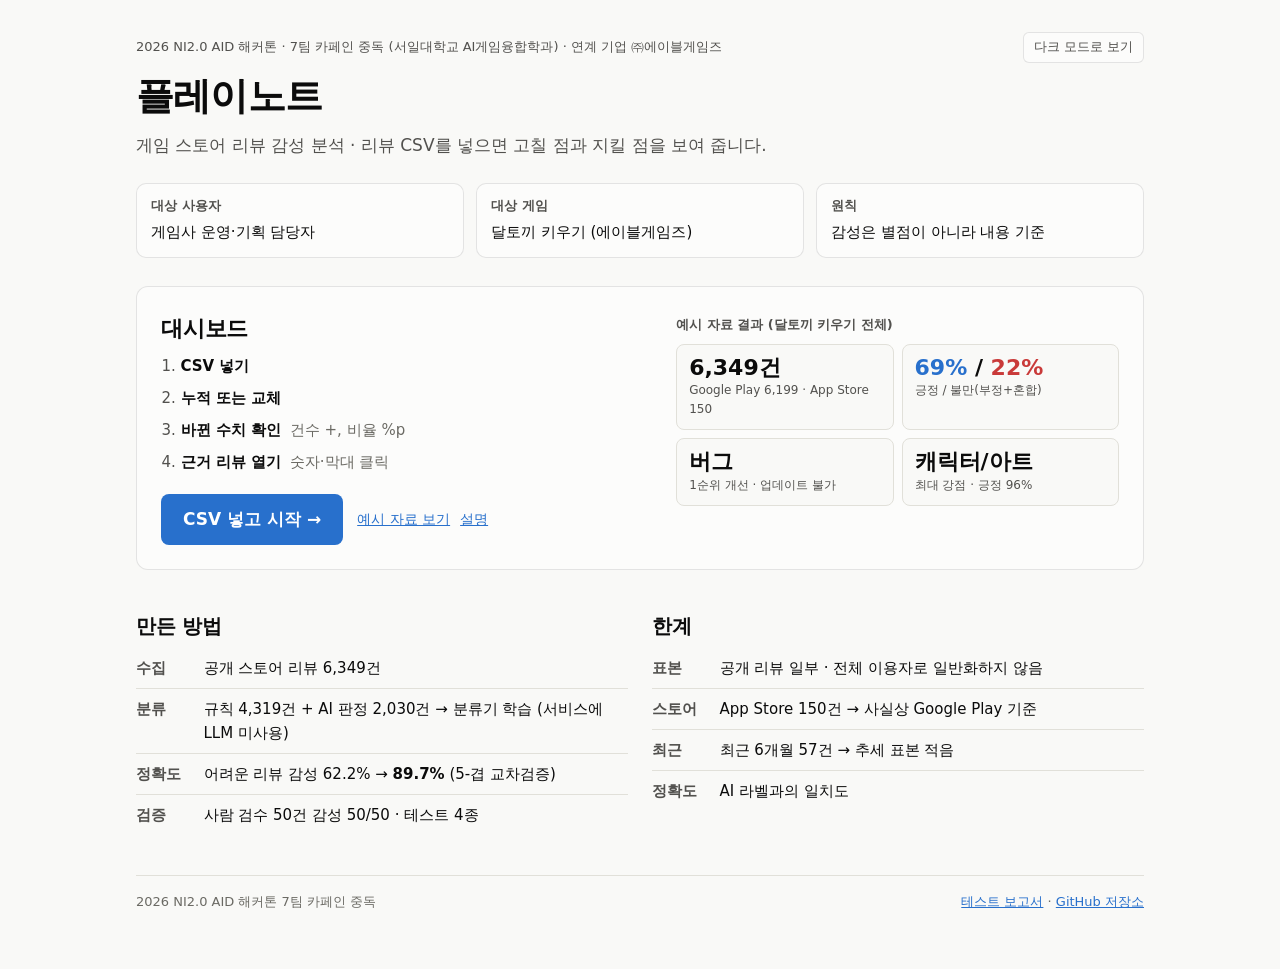
<file: index.html>
<!doctype html>
<html lang="ko">
<head>
<meta charset="utf-8">
<meta name="viewport" content="width=device-width, initial-scale=1">
<title>플레이노트 — 게임 리뷰 감성 분석</title>
<meta name="description" content="플레이노트 · 2026 NI2.0 AID 해커톤 7팀. 모바일 게임 스토어 리뷰를 감성과 주제로 나눠 운영·기획 담당자가 고칠 점과 지킬 점을 찾도록 돕는 대시보드">
<link rel="icon" href="data:image/svg+xml,%3Csvg xmlns='http://www.w3.org/2000/svg' viewBox='0 0 32 32'%3E%3Crect width='32' height='32' rx='7' fill='%232870cc'/%3E%3Crect x='7' y='17' width='4' height='8' rx='1' fill='%23fff'/%3E%3Crect x='14' y='11' width='4' height='14' rx='1' fill='%23fff'/%3E%3Crect x='21' y='7' width='4' height='18' rx='1' fill='%23fff'/%3E%3C/svg%3E">
<style>
:root {
  color-scheme: light;
  --page: #f9f9f7; --surface: #fcfcfb; --surface-2: #f3f2ee;
  --ink: #0b0b0b; --ink-2: #52514e; --muted: #6b6a64;
  --grid: #e1e0d9; --ring: rgba(11,11,11,0.10);
  --pos: #2870cc; --neg: #c93a39; --mix: #8a5a00;
  --accent: #2870cc; --accent-ink: #fff; --accent-wash: rgba(40,112,204,0.12);
  --focus: #2870cc;
}
@media (prefers-color-scheme: dark) {
  :root:not([data-theme="light"]) {
    color-scheme: dark;
    --page: #0d0d0d; --surface: #1a1a19; --surface-2: #232321;
    --ink: #f0efec; --ink-2: #c3c2b7; --muted: #a3a29c;
    --grid: #2c2c2a; --ring: rgba(255,255,255,0.14);
    --pos: #6aa8f0; --neg: #f08a8a; --mix: #e0a63a;
    --accent: #3987e5; --accent-ink: #fff; --accent-wash: rgba(57,135,229,0.18);
    --focus: #6aa8f0;
  }
}
:root[data-theme="dark"] {
  color-scheme: dark;
  --page: #0d0d0d; --surface: #1a1a19; --surface-2: #232321;
  --ink: #f0efec; --ink-2: #c3c2b7; --muted: #a3a29c;
  --grid: #2c2c2a; --ring: rgba(255,255,255,0.14);
  --pos: #6aa8f0; --neg: #f08a8a; --mix: #e0a63a;
  --accent: #3987e5; --accent-ink: #fff; --accent-wash: rgba(57,135,229,0.18);
  --focus: #6aa8f0;
}
* { box-sizing: border-box; }
html, body { margin: 0; }
body { background: var(--page); color: var(--ink); font: 1rem/1.6 system-ui, -apple-system, "Segoe UI", "Malgun Gothic", "Apple SD Gothic Neo", sans-serif; }
a { color: var(--accent); }
:focus-visible { outline: 2px solid var(--focus); outline-offset: 2px; border-radius: 4px; }
.skip { position: absolute; left: 8px; top: -48px; background: var(--surface); color: var(--ink); padding: 8px 12px; border-radius: 6px; border: 2px solid var(--focus); z-index: 10; }
.skip:focus { top: 8px; }
.wrap { max-width: 1040px; margin: 0 auto; padding: 32px 16px 56px; }

header .eyebrow { font-size: 0.8125rem; color: var(--ink-2); margin: 0 0 10px; display: flex; flex-wrap: wrap; gap: 6px 12px; align-items: center; justify-content: space-between; }
header h1 { font-size: clamp(1.625rem, 4.4vw, 2.375rem); line-height: 1.25; margin: 0 0 12px; letter-spacing: -0.02em; font-weight: 700; }
header .lead { font-size: 1.0625rem; color: var(--ink-2); margin: 0; max-width: 46em; }
.theme { background: var(--surface); color: var(--ink-2); border: 1px solid var(--ring); border-radius: 6px; padding: 4px 10px; cursor: pointer; font: inherit; font-size: 0.8125rem; }

.facts { display: grid; grid-template-columns: repeat(3, minmax(0, 1fr)); gap: 12px; margin: 24px 0 0; padding: 0; list-style: none; }
.facts li { background: var(--surface); border: 1px solid var(--ring); border-radius: 10px; padding: 12px 14px; }
.facts b { display: block; font-size: 0.8125rem; color: var(--ink-2); font-weight: 600; margin-bottom: 2px; }
.facts span { font-size: 0.9375rem; }

h2 { font-size: 1.25rem; margin: 40px 0 6px; letter-spacing: -0.01em; }
.sub { color: var(--ink-2); margin: 0 0 16px; font-size: 0.9375rem; }

.cards { display: grid; grid-template-columns: repeat(2, minmax(0, 1fr)); gap: 16px; }
.card { background: var(--surface); border: 1px solid var(--ring); border-radius: 12px; padding: 20px; display: flex; flex-direction: column; }
.card .tag { font-size: 0.75rem; font-weight: 600; color: var(--ink-2); background: var(--surface-2); border-radius: 999px; padding: 2px 10px; align-self: flex-start; }
.card h3 { font-size: 1.25rem; margin: 10px 0 4px; }
.card .what { color: var(--ink-2); margin: 0 0 14px; font-size: 0.9375rem; }
.stats { display: grid; grid-template-columns: repeat(2, minmax(0, 1fr)); gap: 8px; margin: 0 0 14px; }
.stat { background: var(--page); border: 1px solid var(--grid); border-radius: 8px; padding: 10px 12px; }
.stat .v { font-size: 1.375rem; font-weight: 700; font-variant-numeric: tabular-nums; line-height: 1.2; }
.stat .l { font-size: 0.75rem; color: var(--ink-2); }
.card ul.points { margin: 0 0 16px; padding-left: 1.1em; font-size: 0.9375rem; }
.card ul.points li { margin: 3px 0; }
.card .note { font-size: 0.8125rem; color: var(--muted); margin: 0 0 16px; }
.card .actions { margin-top: auto; display: flex; flex-wrap: wrap; gap: 8px 14px; align-items: center; }
.btn { display: inline-flex; align-items: center; gap: 6px; background: var(--accent); color: var(--accent-ink); text-decoration: none; font-weight: 600; border-radius: 8px; padding: 9px 16px; font-size: 0.9375rem; }
.btn:hover { filter: brightness(1.08); }
.links { font-size: 0.875rem; }
.links a { margin-right: 10px; }
.pos { color: var(--pos); } .neg { color: var(--neg); }

.grid3 { display: grid; grid-template-columns: repeat(3, minmax(0, 1fr)); gap: 12px; }
.box { background: var(--surface); border: 1px solid var(--ring); border-radius: 10px; padding: 14px 16px; font-size: 0.9375rem; }
.box h3 { font-size: 0.9375rem; margin: 0 0 4px; }
.box p { margin: 0; color: var(--ink-2); }

.limits { background: var(--surface-2); border-radius: 10px; padding: 14px 18px; font-size: 0.9375rem; color: var(--ink-2); }
.limits ul { margin: 0; padding-left: 1.1em; }
.limits li { margin: 4px 0; }

footer { margin-top: 40px; padding-top: 16px; border-top: 1px solid var(--grid); font-size: 0.8125rem; color: var(--muted); display: flex; flex-wrap: wrap; gap: 6px 16px; justify-content: space-between; }

.hero-card { padding: 24px; margin-top: 28px; }
.hero-grid { display: grid; grid-template-columns: minmax(0, 1.1fr) minmax(0, 1fr); gap: 28px; align-items: start; }
.flow { margin: 6px 0 20px; padding-left: 1.3em; font-size: 0.9375rem; }
.flow li { margin: 8px 0; color: var(--ink-2); }
.flow b { color: var(--ink); margin-right: 4px; }
.hero-card .btn { font-size: 1.0625rem; padding: 12px 22px; }
.stats-cap { font-size: 0.8125rem; color: var(--ink-2); margin: 4px 0 8px; font-weight: 600; }
.card-title { margin: 0 0 4px; font-size: 1.375rem; }
.grid2 { display: grid; grid-template-columns: repeat(2, minmax(0, 1fr)); gap: 24px; }
table.kv { width: 100%; border-collapse: collapse; font-size: 0.9375rem; }
table.kv th { text-align: left; width: 4.5em; color: var(--ink-2); font-weight: 600; padding: 8px 8px 8px 0; vertical-align: top; }
table.kv td { padding: 8px 0; }
table.kv tr + tr th, table.kv tr + tr td { border-top: 1px solid var(--grid); }
.muted { color: var(--muted); font-weight: 400; }
@media (max-width: 760px) {
  .cards, .grid3, .hero-grid, .grid2 { grid-template-columns: 1fr; }
  .facts { gap: 6px; margin-top: 18px; }
  .facts li { display: flex; gap: 12px; align-items: baseline; padding: 8px 12px; }
  .facts b { margin: 0; flex: none; width: 5.5em; }
  .stat .v { font-size: 1.125rem; word-break: keep-all; }
  .hero-card { padding: 18px; }
  .facts { grid-template-columns: 1fr; }
}
</style>
</head>
<body>
<a class="skip" href="#main">본문 바로가기</a>
<div class="wrap">
  <header>
    <p class="eyebrow"><span>2026 NI2.0 AID 해커톤 · 7팀 카페인 중독 (서일대학교 AI게임융합학과) · 연계 기업 ㈜에이블게임즈</span>
      <button class="theme" id="themeBtn" type="button">다크 모드로 보기</button></p>
    <h1>플레이노트</h1>
    <p class="lead">게임 스토어 리뷰 감성 분석 · 리뷰 CSV를 넣으면 고칠 점과 지킬 점을 보여 줍니다.</p>
    <ul class="facts" aria-label="과제 요약">
      <li><b>대상 사용자</b><span>게임사 운영·기획 담당자</span></li>
      <li><b>대상 게임</b><span>달토끼 키우기 (에이블게임즈)</span></li>
      <li><b>원칙</b><span>감성은 별점이 아니라 내용 기준</span></li>
    </ul>
  </header>

  <main id="main" tabindex="-1">
    <article class="card hero-card" aria-labelledby="c1">
      <div class="hero-grid">
        <div>
          <h2 id="c1" class="card-title">대시보드</h2>
          <ol class="flow">
            <li><b>CSV 넣기</b></li>
            <li><b>누적 또는 교체</b></li>
            <li><b>바뀐 수치 확인</b> <span class="muted">건수 +, 비율 %p</span></li>
            <li><b>근거 리뷰 열기</b> <span class="muted">숫자·막대 클릭</span></li>
          </ol>
          <div class="actions">
            <a class="btn" href="review-analysis/dashboard/dashboard.html">CSV 넣고 시작 →</a>
            <span class="links"><a href="review-analysis/dashboard/dashboard.html?data=example">예시 자료 보기</a><a href="https://github.com/K-MIN-SEC/ni2-hackathon-team07-kim-min-seok/blob/main/review-analysis/README.md">설명</a></span>
          </div>
        </div>
        <div>
          <p class="stats-cap">예시 자료 결과 (달토끼 키우기 전체)</p>
          <div class="stats">
            <div class="stat"><div class="v">6,349건</div><div class="l">Google Play 6,199 · App Store 150</div></div>
            <div class="stat"><div class="v"><span class="pos">69%</span> / <span class="neg">22%</span></div><div class="l">긍정 / 불만(부정+혼합)</div></div>
            <div class="stat"><div class="v">버그</div><div class="l">1순위 개선 · 업데이트 불가</div></div>
            <div class="stat"><div class="v">캐릭터/아트</div><div class="l">최대 강점 · 긍정 96%</div></div>
          </div>
        </div>
      </div>
    </article>

    <div class="grid2">
      <section aria-labelledby="h-how">
        <h2 id="h-how">만든 방법</h2>
        <table class="kv">
          <tr><th scope="row">수집</th><td>공개 스토어 리뷰 6,349건</td></tr>
          <tr><th scope="row">분류</th><td>규칙 4,319건 + AI 판정 2,030건 → 분류기 학습 (서비스에 LLM 미사용)</td></tr>
          <tr><th scope="row">정확도</th><td>어려운 리뷰 감성 62.2% → <b>89.7%</b> (5-겹 교차검증)</td></tr>
          <tr><th scope="row">검증</th><td>사람 검수 50건 감성 50/50 · 테스트 4종</td></tr>
        </table>
      </section>
      <section aria-labelledby="h-lim">
        <h2 id="h-lim">한계</h2>
        <table class="kv">
          <tr><th scope="row">표본</th><td>공개 리뷰 일부 · 전체 이용자로 일반화하지 않음</td></tr>
          <tr><th scope="row">스토어</th><td>App Store 150건 → 사실상 Google Play 기준</td></tr>
          <tr><th scope="row">최근</th><td>최근 6개월 57건 → 추세 표본 적음</td></tr>
          <tr><th scope="row">정확도</th><td>AI 라벨과의 일치도</td></tr>
        </table>
      </section>
    </div>
  </main>

  <footer>
    <span>2026 NI2.0 AID 해커톤 7팀 카페인 중독</span>
    <span><a href="https://github.com/K-MIN-SEC/ni2-hackathon-team07-kim-min-seok/blob/main/TEST_REPORT.md">테스트 보고서</a> · <a href="https://github.com/K-MIN-SEC/ni2-hackathon-team07-kim-min-seok">GitHub 저장소</a></span>
  </footer>
</div>
<script>
(function () {
  var root = document.documentElement, btn = document.getElementById("themeBtn");
  function isDark() { return root.dataset.theme ? root.dataset.theme === "dark" : matchMedia("(prefers-color-scheme: dark)").matches; }
  function sync() { btn.textContent = isDark() ? "라이트 모드로 보기" : "다크 모드로 보기"; }
  try { var t = localStorage.getItem("dt-theme"); if (t) root.dataset.theme = t; } catch (e) {}
  btn.addEventListener("click", function () {
    root.dataset.theme = isDark() ? "light" : "dark";
    try { localStorage.setItem("dt-theme", root.dataset.theme); } catch (e) {}
    sync();
  });
  sync();
})();
</script>
</body>
</html>
</file>
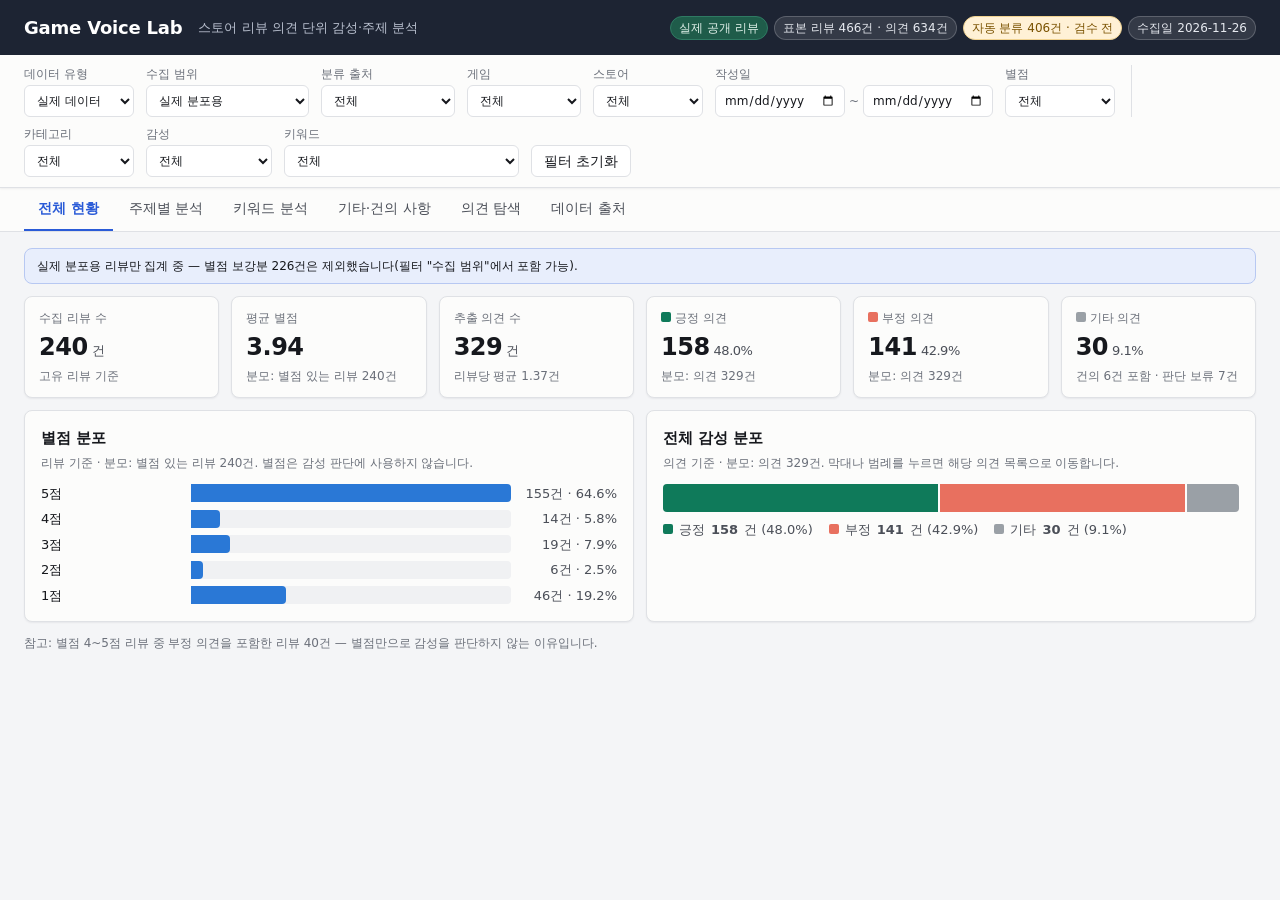
<file: GameVoiceLab/index.html>
<!doctype html>
<html lang="ko">
<head>
  <meta charset="utf-8">
  <meta name="viewport" content="width=device-width, initial-scale=1">
  <title>Game Voice Lab — 유저 리뷰 감성 분석 대시보드</title>
  <link rel="stylesheet" href="css/style.css">
</head>
<body>
  <header class="app-header">
    <h1>Game Voice Lab</h1>
    <span class="subtitle">스토어 리뷰 의견 단위 감성·주제 분석</span>
    <div class="badges" id="headerBadges"></div>
  </header>

  <form class="filters" id="filters" aria-label="공통 필터" onsubmit="return false"></form>

  <nav class="tabs" role="tablist" aria-label="화면 이동" id="tabs">
    <button role="tab" data-tab="overview" aria-selected="true">전체 현황</button>
    <button role="tab" data-tab="topics" aria-selected="false">주제별 분석</button>
    <button role="tab" data-tab="keywords" aria-selected="false">키워드 분석</button>
    <button role="tab" data-tab="others" aria-selected="false">기타·건의 사항</button>
    <button role="tab" data-tab="explore" aria-selected="false">의견 탐색</button>
    <button role="tab" data-tab="sources" aria-selected="false">데이터 출처</button>
  </nav>

  <main>
    <div id="notices"></div>
    <section data-panel="overview" id="panel-overview"></section>
    <section data-panel="topics" id="panel-topics" class="hidden"></section>
    <section data-panel="keywords" id="panel-keywords" class="hidden"></section>
    <section data-panel="others" id="panel-others" class="hidden"></section>
    <section data-panel="explore" id="panel-explore" class="hidden"></section>
    <section data-panel="sources" id="panel-sources" class="hidden"></section>
  </main>

  <dialog id="reviewDialog" aria-labelledby="dlgTitle">
    <div class="dlg-head">
      <div>
        <h3 id="dlgTitle">리뷰 상세</h3>
        <div class="small muted" id="dlgSub"></div>
      </div>
      <button class="btn close" type="button" id="dlgClose">닫기</button>
    </div>
    <div class="dlg-body" id="dlgBody"></div>
  </dialog>

  <div id="tooltip" role="tooltip"></div>

  <noscript><p style="padding:24px">이 대시보드는 JavaScript가 필요합니다.</p></noscript>

  <script src="js/analytics.js"></script>
  <script src="js/data-loader.js"></script>
  <script src="js/charts.js"></script>
  <script src="js/filters.js"></script>
  <script src="js/app.js"></script>
</body>
</html>
</file>
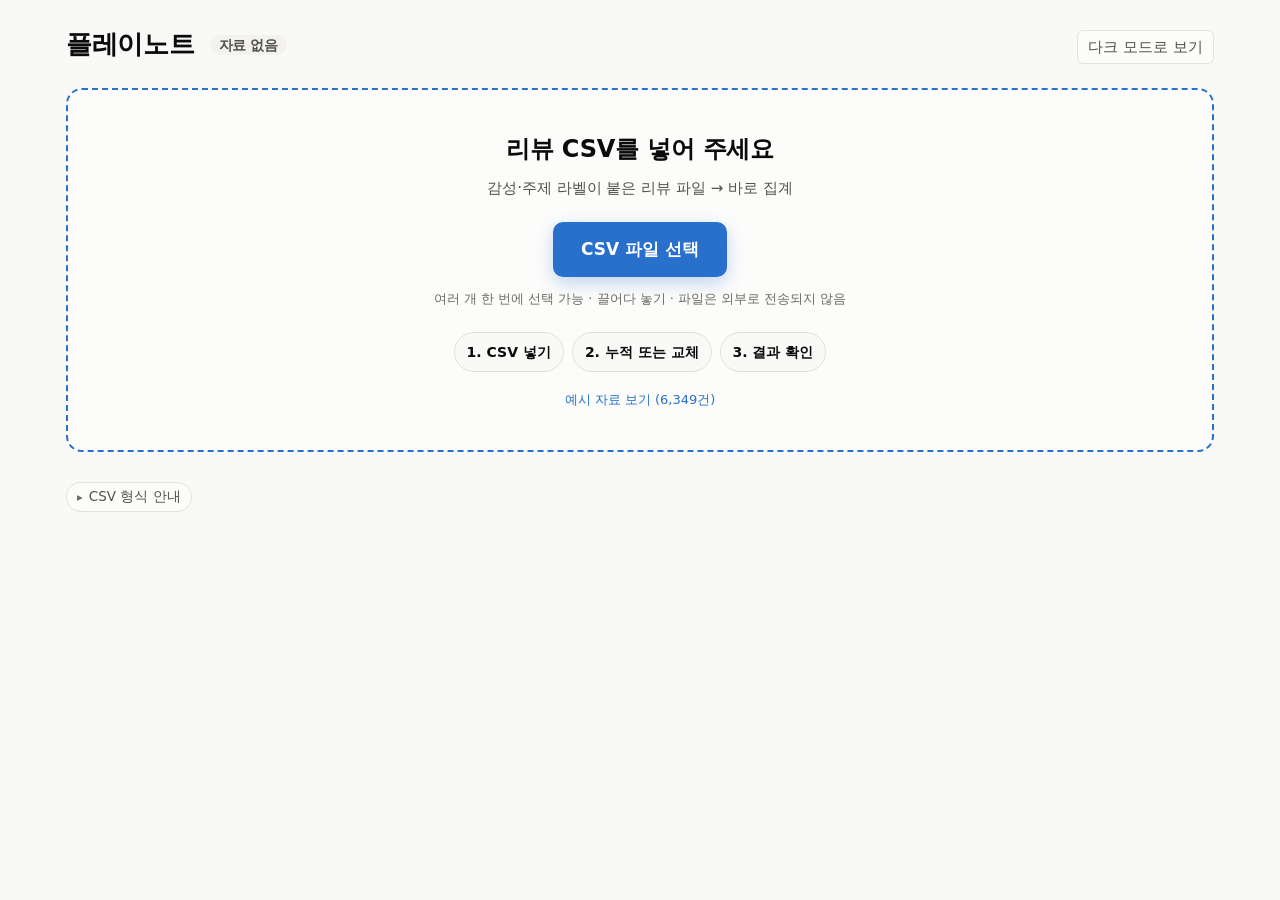
<file: review-analysis/dashboard/dashboard_template.html>
<!doctype html>
<html lang="ko">
<head>
<meta charset="utf-8">
<meta name="viewport" content="width=device-width, initial-scale=1">
<title>플레이노트 — 리뷰 분석</title>
<style>
:root {
  color-scheme: light;
  --page: #f9f9f7; --surface: #fcfcfb; --surface-2: #f3f2ee;
  --ink: #0b0b0b; --ink-2: #52514e; --muted: #6b6a64;
  --grid: #e1e0d9; --axis: #8f8e88; --ring: rgba(11,11,11,0.10);
  --pos: #2870cc; --mix: #bd7d00; --neu: #8a8983; --neg: #e34948;
  --accent: #2870cc; --accent-wash: rgba(40,112,204,0.12);
  --good-text: #006300; --focus: #2870cc;
}
@media (prefers-color-scheme: dark) {
  :root:not([data-theme="light"]) {
    color-scheme: dark;
    --page: #0d0d0d; --surface: #1a1a19; --surface-2: #232321;
    --ink: #f0efec; --ink-2: #c3c2b7; --muted: #939290;
    --grid: #2c2c2a; --axis: #6b6a64; --ring: rgba(255,255,255,0.14);
    --pos: #3987e5; --mix: #c98500; --neu: #6b6a64; --neg: #e66767;
    --accent: #3987e5; --accent-wash: rgba(57,135,229,0.18);
    --good-text: #0ca30c; --focus: #6aa8f0;
  }
}
:root[data-theme="dark"] {
  color-scheme: dark;
  --page: #0d0d0d; --surface: #1a1a19; --surface-2: #232321;
  --ink: #f0efec; --ink-2: #c3c2b7; --muted: #939290;
  --grid: #2c2c2a; --axis: #6b6a64; --ring: rgba(255,255,255,0.14);
  --pos: #3987e5; --mix: #c98500; --neu: #6b6a64; --neg: #e66767;
  --accent: #3987e5; --accent-wash: rgba(57,135,229,0.18);
  --good-text: #0ca30c; --focus: #6aa8f0;
}
* { box-sizing: border-box; }
html, body { margin: 0; }
/* 글자 크기는 rem 단위: 브라우저의 '글꼴 크기' 설정을 따른다 */
body { background: var(--page); color: var(--ink); font: 1rem/1.6 system-ui, -apple-system, "Segoe UI", "Malgun Gothic", sans-serif; }
.wrap { max-width: 1180px; margin: 0 auto; padding: 24px 16px 64px; }
/* ---- 접근성 (WCAG 2.2 AA: 색 대비·키보드·스크린리더) ---- */
.sr-only { position: absolute; width: 1px; height: 1px; padding: 0; margin: -1px; overflow: hidden; clip: rect(0 0 0 0); white-space: nowrap; border: 0; }
.skip { position: absolute; left: 8px; top: -48px; background: var(--surface); color: var(--ink); padding: 8px 12px; border-radius: 6px; border: 2px solid var(--focus); z-index: 100; }
.skip:focus { top: 8px; }
:focus-visible { outline: 2px solid var(--focus); outline-offset: 2px; }
main:focus { outline: none; }
section :focus { scroll-margin-top: 110px; }
.grid > *, .sm-grid > * { min-width: 0; }  /* 안의 넓은 표가 칸을 밀어내지 않고, 표 영역 안에서 가로 스크롤되게 */
caption { text-align: left; color: var(--ink-2); font-size: 0.75rem; padding: 2px 0 6px; }
.scroll[hidden] { display: none; }
/* 선택 상태는 색만이 아니라 굵기·밑줄로도 표시 (aria-pressed로 스크린리더에도 전달) */
.seg button[aria-pressed="true"] { background: var(--accent-wash); color: var(--ink); font-weight: 650; text-decoration: underline; text-underline-offset: 3px; }
.seg button:focus-visible { outline-offset: -3px; }
header h1 { font-size: 26px; margin: 0 0 4px; font-weight: 650; letter-spacing: -0.01em; }
header p { margin: 0; color: var(--ink-2); }
.toolbar { display: flex; gap: 8px; align-items: center; justify-content: space-between; flex-wrap: wrap; margin-bottom: 18px; }
nav { display: flex; gap: 4px; flex-wrap: wrap; margin: 18px 0 8px; position: sticky; top: 0; background: var(--page); padding: 8px 0; z-index: 5; border-bottom: 1px solid var(--grid); }
nav a { color: var(--ink-2); text-decoration: none; padding: 4px 10px; border-radius: 6px; font-size: 15px; }
nav a:hover { background: var(--surface-2); color: var(--ink); }
button.theme { background: var(--surface); color: var(--ink-2); border: 1px solid var(--ring); border-radius: 6px; padding: 4px 10px; cursor: pointer; font: inherit; font-size: 15px; }
section { margin-top: 28px; scroll-margin-top: 104px; }
h2 { font-size: 20px; margin: 0 0 4px; font-weight: 650; }
.sub { color: var(--ink-2); margin: 0 0 14px; font-size: 15px; }
.card { background: var(--surface); border: 1px solid var(--ring); border-radius: 10px; padding: 16px; }
.grid { display: grid; gap: 12px; }
.g4 { grid-template-columns: repeat(4, minmax(0, 1fr)); }
.g2 { grid-template-columns: repeat(2, minmax(0, 1fr)); }
.g3 { grid-template-columns: repeat(3, minmax(0, 1fr)); }
@media (max-width: 860px) { .g4 { grid-template-columns: repeat(2, minmax(0,1fr)); } .g2, .g3 { grid-template-columns: 1fr; } }
.tile .label { color: var(--ink-2); font-size: 15px; }
.tile .value { font-size: 30px; font-weight: 650; margin-top: 2px; }
.tile .note { color: var(--muted); font-size: 13.5px; }
.hero .value { font-size: 52px; line-height: 1.1; }
table { width: 100%; border-collapse: collapse; font-size: 15px; }
th, td { text-align: left; padding: 7px 8px; border-bottom: 1px solid var(--grid); vertical-align: top; }
th { color: var(--ink-2); font-weight: 600; font-size: 13.5px; }
td.num, th.num { text-align: right; font-variant-numeric: tabular-nums; white-space: nowrap; }
.scroll { overflow-x: auto; }
#prioTable { min-width: 560px; } #prioTable tr:not(.qrow) td { border-bottom: 0; } #verTable { min-width: 720px; } #prioTopicTable, #topicTable table { min-width: 460px; }
td.item { min-width: 130px; }
.legend { display: flex; gap: 14px; flex-wrap: wrap; font-size: 13.5px; color: var(--ink-2); margin: 4px 0 10px; padding: 0; list-style: none; }
.legend i { display: inline-block; width: 10px; height: 10px; border-radius: 3px; margin-right: 5px; vertical-align: -1px; }
.chart svg { display: block; width: 100%; height: auto; overflow: visible; }
.chart text { fill: var(--ink-2); font-size: 12.5px; font-family: inherit; }
.chart .axis-label { fill: var(--muted); }
.chart .val { fill: var(--ink); font-size: 12.5px; }
.chart .gridline { stroke: var(--grid); stroke-width: 1; }
.chart .baseline { stroke: var(--axis); stroke-width: 1; }
.tip { position: fixed; pointer-events: none; background: var(--surface); color: var(--ink); border: 1px solid var(--ring); border-radius: 8px; padding: 8px 10px; font-size: 13.5px; box-shadow: 0 4px 16px rgba(0,0,0,0.12); z-index: 50; max-width: 300px; display: none; }
.tip b { font-weight: 600; }
.tip .row { display: flex; justify-content: space-between; gap: 14px; }
.tip i { display: inline-block; width: 8px; height: 8px; border-radius: 2px; margin-right: 5px; }
.controls { display: flex; gap: 6px; flex-wrap: wrap; margin-bottom: 10px; }
.seg { display: inline-flex; border: 1px solid var(--ring); border-radius: 7px; overflow: hidden; flex-wrap: wrap; }
.seg button { background: var(--surface); color: var(--ink-2); border: 0; padding: 5px 10px; font: inherit; font-size: 13.5px; cursor: pointer; border-right: 1px solid var(--ring); }
.seg button:last-child { border-right: 0; }
.seg button.on { background: var(--accent-wash); color: var(--ink); font-weight: 600; }
.quote { border-left: 3px solid var(--grid); padding: 4px 0 4px 10px; margin: 8px 0; color: var(--ink); font-size: 15px; }
.quote .meta { color: var(--muted); font-size: 12.5px; margin-top: 2px; }
.pill { display: inline-block; padding: 1px 7px; border-radius: 999px; background: var(--surface-2); color: var(--ink-2); font-size: 12.5px; margin: 0 4px 4px 0; }
.dot { display: inline-block; width: 8px; height: 8px; border-radius: 50%; margin-right: 6px; vertical-align: 1px; }
details > summary { cursor: pointer; color: var(--ink-2); font-size: 13.5px; margin-top: 6px; }
.rank { font-weight: 650; color: var(--ink-2); }
.bar-inline { display: inline-block; height: 8px; border-radius: 4px; background: var(--neg); vertical-align: 0; }
.bar-track { display: inline-block; width: 70px; height: 8px; border-radius: 4px; background: var(--surface-2); margin-right: 6px; vertical-align: 0; overflow: hidden; }
.muted { color: var(--muted); }
.small { font-size: 13.5px; }
.callout { background: var(--surface-2); border-radius: 8px; padding: 10px 12px; font-size: 15px; color: var(--ink-2); }
.toggle-table { font-size: 13.5px; color: var(--ink-2); background: none; border: 0; cursor: pointer; padding: 0; text-decoration: underline; margin-top: 6px; }
.sm-grid { display: grid; grid-template-columns: repeat(4, minmax(0, 1fr)); gap: 12px; }
@media (max-width: 860px) { .sm-grid { grid-template-columns: repeat(2, minmax(0,1fr)); } }
.sm-title { font-size: 13.5px; color: var(--ink-2); font-weight: 600; margin: 0 0 2px; }

/* ---- 가독성·편의성 개선 (2026-11-26) ---- */
nav a.active { background: var(--accent-wash); color: var(--ink); font-weight: 600; }
nav a .n { color: var(--muted); margin-right: 3px; font-variant-numeric: tabular-nums; }
h2 .n { color: var(--accent); margin-right: 6px; }
h2 a.anchor { color: var(--muted); text-decoration: none; font-weight: 400; font-size: 16px; margin-left: 6px; opacity: 0; }
h2:hover a.anchor, h2 a.anchor:focus { opacity: 1; }
.summary { margin-top: 12px; }
.summary h2 { font-size: 17px; margin-bottom: 8px; }
.summary ul { margin: 0; padding-left: 0; list-style: none; display: grid; gap: 8px; grid-template-columns: repeat(2, minmax(0, 1fr)); }
@media (max-width: 860px) { .summary ul { grid-template-columns: 1fr; } }
.summary li { display: flex; gap: 10px; align-items: flex-start; font-size: 15px; line-height: 1.5; }
.summary li .ico { flex: none; width: 22px; height: 22px; border-radius: 6px; display: grid; place-items: center; font-size: 13.5px; font-weight: 700; color: #fff; }
.summary li b { color: var(--ink); }
.summary li .go { color: var(--accent); text-decoration: none; white-space: nowrap; font-size: 13.5px; }
.quote { line-height: 1.6; }
.quote .qt { display: -webkit-box; -webkit-line-clamp: 3; -webkit-box-orient: vertical; overflow: hidden; }
.quote.open .qt { display: block; }
.quote .more { background: none; border: 0; padding: 0; color: var(--accent); font: inherit; font-size: 13.5px; cursor: pointer; }
details > summary { list-style: none; display: inline-flex; align-items: center; gap: 6px; padding: 3px 10px; border: 1px solid var(--ring); border-radius: 999px; background: var(--surface); }
details > summary::-webkit-details-marker { display: none; }
details > summary::before { content: "▸"; font-size: 11.5px; color: var(--muted); }
details[open] > summary::before { content: "▾"; }
details > summary:hover { color: var(--ink); background: var(--surface-2); }
.preview { color: var(--muted); font-size: 13.5px; margin-left: 4px; }
.toolbar .actions { display: flex; gap: 6px; }
#toTop { position: fixed; right: 16px; bottom: 16px; z-index: 20; display: none; }
#toTop.show { display: inline-block; }
.hint { color: var(--muted); font-size: 12.5px; margin-top: 4px; }
@media (hover: none) { .hint.hover-only { display: none; } }
/* ---- 클릭해서 리뷰 보기 ---- */
.clk { cursor: pointer; }
.chart path.clk, .chart rect.clk { transition: opacity .12s; }
.chart path.clk:hover { opacity: .78; }
.chart rect.clk:hover { fill: var(--accent-wash); }
.chart .clk:focus-visible { outline: 2px solid var(--accent); outline-offset: 1px; }
.chart text.clk:hover { fill: var(--accent) !important; text-decoration: underline; }
button.linkish { background: none; border: 0; padding: 0; color: inherit; font: inherit; cursor: pointer; text-align: inherit; }
button.linkish:hover { color: var(--accent); text-decoration: underline; }
button.linkish.count { color: var(--accent); }
tr.clk:hover td { background: var(--accent-wash); }
.tile.clk { cursor: pointer; transition: border-color .12s; }
.tile.clk:hover { border-color: var(--accent); }
.pill.clk:hover { background: var(--accent-wash); color: var(--ink); }
.tip .act { margin-top: 6px; padding-top: 5px; border-top: 1px solid var(--ring); color: var(--accent); font-size: 12.5px; }
.allbtn { margin-top: 6px; font-size: 13.5px; background: var(--accent-wash); color: var(--ink); border: 0; border-radius: 999px; padding: 3px 10px; cursor: pointer; font-family: inherit; }
.allbtn:hover { outline: 1px solid var(--accent); }
.drawer-bg { position: fixed; inset: 0; background: rgba(0,0,0,.30); z-index: 60; display: none; }
.drawer-bg.open { display: block; }
.drawer { position: fixed; top: 0; right: 0; bottom: 0; width: min(620px, 100vw); background: var(--page); border-left: 1px solid var(--ring);
  z-index: 61; display: none; flex-direction: column; box-shadow: -10px 0 32px rgba(0,0,0,.18); }
.drawer.open { display: flex; }
.dr-head { padding: 14px 16px 10px; border-bottom: 1px solid var(--grid); background: var(--surface); }
.dr-head .row1 { display: flex; gap: 10px; align-items: flex-start; }
.dr-head h3 { margin: 0; font-size: 18px; font-weight: 650; flex: 1; }
.dr-head .crumb { color: var(--muted); font-size: 13.5px; margin-top: 2px; }
.dr-tools { display: flex; gap: 6px; flex-wrap: wrap; margin-top: 10px; align-items: center; }
.dr-tools input, .dr-tools select { font: inherit; font-size: 13.5px; padding: 5px 8px; border: 1px solid var(--ring); border-radius: 6px; background: var(--page); color: var(--ink); }
.dr-tools input { flex: 1 1 160px; min-width: 0; }
.chips { display: flex; gap: 5px; flex-wrap: wrap; margin-top: 8px; }
.chip { display: inline-flex; align-items: center; gap: 5px; border: 1px solid var(--ring); background: var(--page); color: var(--ink-2); border-radius: 999px; padding: 2px 9px; font: inherit; font-size: 13.5px; cursor: pointer; }
.chip i { width: 8px; height: 8px; border-radius: 50%; display: inline-block; }
.chip.on { background: var(--accent-wash); color: var(--ink); border-color: var(--accent); font-weight: 600; }
.chip[disabled] { opacity: .4; cursor: default; }
.dr-list { overflow-y: auto; padding: 12px 16px 28px; flex: 1; }
.dr-count { font-size: 13.5px; color: var(--ink-2); margin-bottom: 8px; }
.dr-warn { color: var(--neg); font-size: 13.5px; margin-top: 4px; }
.rv { background: var(--surface); border: 1px solid var(--ring); border-radius: 8px; padding: 10px 12px; margin-bottom: 8px; }
.rv .top { display: flex; gap: 8px; align-items: center; flex-wrap: wrap; font-size: 13.5px; color: var(--ink-2); }
.rv .stars { color: var(--mix); letter-spacing: 1px; font-size: 13.5px; }
.rv .sb { padding: 1px 8px; border-radius: 999px; font-size: 12.5px; font-weight: 600; }
.rv .ttl { font-weight: 600; margin-top: 6px; }
.rv .tx { margin-top: 6px; font-size: 15.5px; line-height: 1.65; white-space: pre-wrap; word-break: break-word;
  display: -webkit-box; -webkit-line-clamp: 6; -webkit-box-orient: vertical; overflow: hidden; }
.rv.open .tx { display: block; }
.rv .tp { margin-top: 6px; }
.rv .tp .pill { font-size: 12.5px; }
.rv .tp .pill b { font-weight: 600; }
.rv .exp { background: none; border: 0; padding: 0; color: var(--accent); font: inherit; font-size: 13.5px; cursor: pointer; margin-top: 2px; }
mark { background: rgba(237,161,0,.30); color: inherit; border-radius: 2px; padding: 0 1px; }
.dr-more { display: block; margin: 8px auto 0; }
/* ---- CSV 불러오기 ---- */
.ds-badge { font-size: 13.5px; font-weight: 600; vertical-align: middle; padding: 2px 9px; border-radius: 999px; background: var(--surface-2); color: var(--ink-2); margin-left: 6px; }
.ds-badge.example { background: rgba(237,161,0,.18); color: var(--ink); }
.ds-badge.user { background: var(--accent-wash); color: var(--ink); }
label.upload { display: inline-flex; align-items: center; gap: 4px; cursor: pointer; background: var(--accent); color: #fff; border: 1px solid var(--accent);
  border-radius: 6px; padding: 4px 12px; font-size: 15px; font-weight: 600; }
label.upload::before { content: "⇪"; font-size: 13.5px; }
label.upload:hover { filter: brightness(1.05); }
label.upload:focus-within { outline: 2px solid var(--accent); outline-offset: 2px; }
.upload-note { margin: -6px 0 8px; }
.upload-note.err { color: var(--neg); background: rgba(227,73,72,.08); }
.csv-help { margin: 0 0 12px; }
.csv-help-body { background: var(--surface); border: 1px solid var(--ring); border-radius: 8px; padding: 10px 12px; margin-top: 6px; }
.csv-help-body table { margin: 6px 0; }
.csv-help-body code { background: var(--surface-2); padding: 0 4px; border-radius: 4px; font-size: 13.5px; }
body.dragging .wrap { outline: 3px dashed var(--accent); outline-offset: -8px; }
.upload-note:empty { display: none; }
h1 a.home { color: inherit; text-decoration: none; }
h1 a.home:hover { color: var(--accent); }
.upload-note .fail { color: var(--neg); margin-top: 4px; }
/* ---- 가독성·편의성 2차 (2026-11-27): 설명문 폭, 누르기 쉬운 버튼, 우선순위 접기 ---- */
.sub, .drop .lead, #prioSub, #goodSub { max-width: 72ch; }
.toggle-table { display: inline-block; padding: 6px 2px; min-height: 32px; }
button.linkish.count { padding: 3px 4px; margin: -3px -4px; border-radius: 4px; min-height: 26px; }
.allbtn { padding: 5px 12px; min-height: 30px; }
.chip { padding: 4px 11px; min-height: 30px; }
.summary li .go { display: inline-block; padding: 2px 0; }
.plain { font-size: 15px; color: var(--ink); margin: 0 0 6px; }
details.formula > summary { margin-top: 2px; }
details.formula .body { margin-top: 8px; color: var(--ink-2); }
#prioTable.collapsed tr.more { display: none; }
.more-btn { display: block; margin: 12px auto 0; background: var(--surface); color: var(--ink); border: 1px solid var(--ring); border-radius: 999px;
  padding: 8px 18px; font: inherit; font-size: 15px; font-weight: 600; cursor: pointer; }
.more-btn:hover { border-color: var(--accent); color: var(--accent); }
.trend-up { color: var(--neg); font-weight: 600; } .trend-down { color: var(--good-text); font-weight: 600; }
.quote .more { padding: 4px 2px; min-height: 26px; }
.toolbar .actions { flex-wrap: wrap; }
.toolbar .actions .theme, .toolbar .actions label.upload { white-space: nowrap; min-height: 32px; }
/* ---- 문구 정리 (2026-11-27): 숫자 중심 ---- */
#scope:empty { display: none; }
.tile { position: relative; }
.tile.clk::after { content: "›"; position: absolute; right: 14px; top: 8px; font-size: 22px; line-height: 1; color: var(--muted); }
.tile.clk:hover::after { color: var(--accent); }
.tile .note { font-size: 14px; }
.summary li { font-size: 15px; align-items: center; }
.summary li .go { font-size: 15px; font-weight: 700; }
table.kv th { width: 4.5em; color: var(--ink-2); font-weight: 600; font-size: 14px; }
table.kv td { font-size: 15px; }
.good-ratio { margin: 4px 0 8px; font-size: 15px; } .good-ratio b { font-size: 22px; color: var(--pos); }
/* ---- 모바일 (2026-11-27) ---- */
@media (max-width: 640px) {
  nav { flex-wrap: nowrap; overflow-x: auto; scrollbar-width: none; margin: 12px -16px 8px; padding: 6px 16px; }
  nav::-webkit-scrollbar { display: none; }
  nav a { flex: none; padding: 6px 10px; }
  section { scroll-margin-top: 60px; }
  header h1 .ds-badge { display: table; margin: 6px 0 0; white-space: normal; font-size: 12.5px; }
  .toolbar .actions .theme, .toolbar .actions label.upload { padding: 4px 10px; font-size: 14px; }
  #printBtn { display: none !important; }
  .tile .value { display: flex; flex-wrap: wrap; align-items: baseline; column-gap: 6px; }
  .tile .value .delta { margin-left: 0; }
  .hero .value { font-size: 44px; }
  #prioTable, #verTable, #prioTopicTable { min-width: 0; }
  #prioTable tr:not(.qrow) > :nth-child(5), #prioTable tr:not(.qrow) > :nth-child(6), #prioTable .bar-track { display: none; }
  #prioTable th { white-space: nowrap; }
  #verTable tr > :nth-child(4), #verTable tr > :nth-child(5) { display: none; }
  #prioTable td.item { min-width: 0; }
  #prioTable td .muted.small, #prioTopicTable td .muted.small { display: none; }
  #prioTable, #verTable, #prioTopicTable { font-size: 14px; }
  #prioTable th, #prioTable td, #verTable th, #verTable td { padding: 7px 5px; }
  #verTable td:first-child { min-width: 7.5em; }
  #verTable td:nth-child(2), #verTable td:nth-child(3) { white-space: nowrap; }
  #scope { font-size: 13.5px; }
  #verTable .word { display: none; }
  #prioTopicTable tr > :nth-child(4) { display: none; }
  .drop h2 { font-size: 1.375rem; }
}
/* ---- 첫 화면: 파일 첨부 ---- */
body.is-empty main, body.is-empty #printBtn, body.is-empty #resetBtn, body.is-empty #addBtn { display: none !important; }
body:not(.is-empty) #emptyState { display: none; }
#emptyState { margin: 8px 0 24px; }
.drop { background: var(--surface); border: 2px dashed var(--accent); border-radius: 16px; padding: 40px 24px; text-align: center; }
body.dragging .drop { background: var(--accent-wash); }
.drop h2 { font-size: 1.5rem; margin: 0 0 8px; letter-spacing: -0.01em; }
.drop .lead { color: var(--ink-2); margin: 0 auto 22px; max-width: 34em; font-size: 0.9375rem; }
.drop label.big { display: inline-flex; align-items: center; gap: 8px; cursor: pointer; background: var(--accent); color: #fff; border-radius: 10px;
  padding: 14px 28px; font-size: 1.0625rem; font-weight: 700; box-shadow: 0 6px 18px rgba(40,112,204,.28); }
.drop label.big:hover { filter: brightness(1.06); }
.drop label.big:focus-within { outline: 3px solid var(--focus); outline-offset: 3px; }
.drop .or { color: var(--muted); font-size: 0.8125rem; margin: 12px 0 0; }
.steps { display: flex; justify-content: center; flex-wrap: wrap; gap: 8px; margin: 22px auto 0; padding: 0; list-style: none; }
.steps li { background: var(--page); border: 1px solid var(--grid); border-radius: 999px; padding: 6px 12px; }
.steps b { color: var(--ink); font-size: 14px; font-weight: 600; }
.drop .sub-actions { margin-top: 18px; display: flex; gap: 8px 16px; justify-content: center; flex-wrap: wrap; font-size: 0.8125rem; }
@media (max-width: 640px) { .drop { padding: 28px 16px; } }
/* ---- 불러온 파일 목록 ---- */
.files { display: flex; flex-wrap: wrap; gap: 6px; align-items: center; margin-top: 6px; }
.files .f { background: var(--surface); border: 1px solid var(--ring); border-radius: 999px; padding: 1px 9px; font-size: 13.5px; }
.files .f.new { border-color: var(--accent); background: var(--accent-wash); font-weight: 600; }
/* ---- 누적 시 바뀐 값 강조 ---- */
.delta { font-weight: 650; color: var(--accent); white-space: nowrap; }
.tile .value .delta { font-size: 0.9375rem; margin-left: 8px; vertical-align: middle; letter-spacing: 0; }
@keyframes flash { 0% { box-shadow: 0 0 0 3px var(--accent); } 100% { box-shadow: 0 0 0 0 rgba(0,0,0,0); } }
.tile.changed { animation: flash 1.8s ease-out; }
@media (prefers-reduced-motion: reduce) { .tile.changed { animation: none; } }
/* ---- 누적/교체 선택 창 ---- */
dialog#mergeDlg { border: 1px solid var(--ring); border-radius: 12px; padding: 0; width: min(460px, calc(100vw - 32px)); background: var(--page); color: var(--ink); box-shadow: 0 16px 48px rgba(0,0,0,.25); }
dialog#mergeDlg::backdrop { background: rgba(0,0,0,.35); }
#mergeDlg .body { padding: 18px 20px 8px; }
#mergeDlg h3 { margin: 0 0 6px; font-size: 1.0625rem; }
#mergeDlg p { margin: 0 0 8px; color: var(--ink-2); font-size: 0.875rem; }
#mergeDlg .opts { display: grid; gap: 8px; padding: 8px 20px 18px; }
#mergeDlg .opt { text-align: left; border: 1px solid var(--ring); background: var(--surface); color: var(--ink); border-radius: 10px; padding: 10px 14px; cursor: pointer; font: inherit; }
#mergeDlg .opt b { display: block; font-size: 0.9375rem; }
#mergeDlg .opt span { color: var(--ink-2); font-size: 0.8125rem; }
#mergeDlg .opt.primary { border-color: var(--accent); background: var(--accent-wash); }
#mergeDlg .opt:hover { border-color: var(--accent); }
#mergeDlg .cancel { justify-self: end; background: none; border: 0; color: var(--ink-2); cursor: pointer; font: inherit; font-size: 0.8125rem; text-decoration: underline; }
@media print {
  .drawer, .drawer-bg, .actions, .csv-help, .upload-note { display: none !important; }
  nav, #themeBtn, #printBtn, #toTop, .tip, .toggle-table, .seg { display: none !important; }
  body { background: #fff; }
  .card { break-inside: avoid; }
  section { break-before: auto; }
  details > summary { border: 0; padding: 0; }
  .quote .qt { display: block; }
}
</style>
</head>
<body>
<a class="skip" href="#main">본문 바로가기</a>
<div class="wrap">
  <div class="toolbar">
    <header>
      <h1><a class="home" href="../../index.html" title="플레이노트 첫 화면">플레이노트</a> <span class="ds-badge" id="dsBadge"></span></h1>
      <p id="scope"></p>
    </header>
    <div class="actions">
      <label class="theme upload" id="addBtn" title="CSV를 더 넣으면 기존 자료에 누적할지, 교체할지 고를 수 있습니다">
        CSV 추가<input type="file" id="csvInput" multiple hidden>
      </label>
      <button class="theme" id="resetBtn" type="button" title="불러온 자료를 모두 비우고 첫 화면으로">처음부터 다시</button>
      <button class="theme" id="exampleBtn" type="button" hidden>예시 자료 보기</button>
      <button class="theme" id="printBtn" type="button" title="모든 접힌 리뷰를 펼친 상태로 인쇄/PDF 저장">인쇄·PDF</button>
      <button class="theme" id="themeBtn" type="button">테마 전환</button>
    </div>
  </div>
  <div class="callout small upload-note" id="uploadNote" role="status" aria-live="polite"></div>
  <section id="emptyState" aria-labelledby="h-empty">
    <div class="drop">
      <h2 id="h-empty">리뷰 CSV를 넣어 주세요</h2>
      <p class="lead">감성·주제 라벨이 붙은 리뷰 파일 → 바로 집계</p>
      <label class="big">CSV 파일 선택<input type="file" id="csvInputBig" multiple hidden></label>
      <p class="or">여러 개 한 번에 선택 가능 · 끌어다 놓기 · 파일은 외부로 전송되지 않음</p>
      <ol class="steps">
        <li><b>1. CSV 넣기</b></li>
        <li><b>2. 누적 또는 교체</b></li>
        <li><b>3. 결과 확인</b></li>
      </ol>
      <div class="sub-actions">
        <button class="linkish count" type="button" id="exampleLink">예시 자료 보기 (6,349건)</button>
      </div>
    </div>
  </section>
  <dialog id="mergeDlg" aria-labelledby="mergeTitle">
    <div class="body">
      <h3 id="mergeTitle">새 파일 반영</h3>
      <p id="mergeDesc"></p>
    </div>
    <div class="opts">
      <button class="opt primary" type="button" data-v="add"><b>누적</b><span id="mergeAddDesc"></span></button>
      <button class="opt" type="button" data-v="replace"><b>교체</b><span id="mergeRepDesc"></span></button>
      <button class="cancel" type="button" data-v="cancel">취소</button>
    </div>
  </dialog>
  <details class="small csv-help" id="csvHelp">
    <summary>CSV 형식 안내</summary>
    <div class="csv-help-body">
      <p>라벨이 붙은 리뷰 CSV만 읽습니다. 계산은 브라우저 안에서만 합니다.</p>
      <table>
        <tr><th>열</th><th>필수</th><th>설명</th></tr>
        <tr><td><code>content</code></td><td>필수</td><td>리뷰 본문</td></tr>
        <tr><td><code>date</code></td><td>필수</td><td>작성 시각 (YYYY-MM-DD 또는 YYYY-MM-DD HH:MM:SS)</td></tr>
        <tr><td><code>rating</code></td><td>필수</td><td>별점 1~5</td></tr>
        <tr><td><code>sentiment</code></td><td>필수</td><td>리뷰 전체 감성: 긍정·부정·중립·혼합</td></tr>
        <tr><td><code>sent_&lt;주제&gt;</code></td><td>필수(1개 이상)</td><td>주제별 감성. 예: <code>sent_과금</code>, <code>sent_버그</code>, <code>sent_일반</code>. 언급 없으면 빈칸</td></tr>
        <tr><td><code>keywords</code></td><td>선택</td><td><code>주제/키워드</code>를 <code>|</code>로 연결. 예: <code>버그/튕김|과금/뽑기</code></td></tr>
        <tr><td><code>version</code>, <code>thumbs_up</code>, <code>store</code>, <code>title</code>, <code>review_id</code>, <code>topics</code>, <code>label_source</code></td><td>선택</td><td>버전별 분석·좋아요 가중치·스토어 구분 등에 사용. <code>review_id</code>가 있으면 파일을 누적할 때 같은 리뷰를 한 번만 셉니다. <code>label_source</code>: <code>rule</code>=규칙 판정, <code>manual</code>=AI 판정</td></tr>
      </table>
      <p class="muted">라벨이 없는 원본 리뷰는 먼저 <code>python scripts/ml_classify.py predict 원본.csv 결과.csv</code>로 분류한 뒤 결과 CSV를 불러오세요. 형식은 <code>data/reviews_labeled.csv</code>와 같습니다.</p>
      <button class="theme" type="button" id="templateBtn">빈 양식 CSV 내려받기</button>
    </div>
  </details>

  <main id="main" tabindex="-1">
  <section id="s-summary" aria-labelledby="h-kpis" style="margin-top:0">
    <h2 id="h-kpis" class="sr-only">핵심 수치</h2>
    <div class="grid g4" id="kpis"></div>
  </section>

  <div class="card summary" id="summaryCard">
    <h2>요약</h2>
    <ul id="summaryList"></ul>
  </div>

  <nav id="secNav" aria-label="섹션 바로가기">
    <a href="#s-topic"><span class="n">1</span>주제별 감성</a><a href="#s-kw"><span class="n">2</span>키워드</a><a href="#s-prio"><span class="n">3</span>개선 우선순위</a>
    <a href="#s-good"><span class="n">4</span>지켜야 할 장점</a><a href="#s-ver"><span class="n">5</span>버전별 추이</a><a href="#s-method"><span class="n">6</span>방법·검수</a>
  </nav>

  <section id="s-topic">
    <h2>주제별 긍정·부정 비율</h2>
    <p class="sub">막대 오른쪽: 언급 리뷰 수 · 전체 대비</p>
    <div class="card">
      <ul class="legend" id="sentLegend" aria-label="색 범례"></ul>
      <div class="chart" id="topicChart"></div>
      <button class="toggle-table" type="button" data-target="topicTable" aria-expanded="false" aria-controls="topicTable">표로 보기</button>
      <div class="scroll" id="topicTable" hidden tabindex="0" role="region" aria-label="주제별 감성 표"></div>
    </div>
    <div class="grid g2" style="margin-top:12px">
      <div class="card">
        <h3 class="sm-title">전체 감성</h3>
        <div class="chart" id="overallChart"></div>
      </div>
      <div class="card">
        <h3 class="sm-title">별점 분포</h3>
        <div id="ratingNote" class="small"></div>
      </div>
    </div>
  </section>

  <section id="s-kw">
    <h2>주제별 키워드</h2>
    <p class="sub">선택한 리뷰 중 키워드 언급 비율 (중복 언급 가능)</p>
    <div class="card">
      <div class="controls">
        <div class="seg" id="kwTopic" role="group" aria-label="주제 선택"></div>
        <div class="seg" id="kwSent" role="group" aria-label="감성 선택"></div>
      </div>
      <div id="kwHead" class="small muted" style="margin-bottom:6px" aria-live="polite"></div>
      <div class="grid g2">
        <div><h3 class="sm-title">대표 키워드</h3><div class="chart" id="kwChart"></div></div>
        <div><h3 class="sm-title">원문 단어 <span class="muted">(참고)</span></h3><div class="chart" id="termChart"></div></div>
      </div>
    </div>
  </section>

  <section id="s-prio">
    <h2>고쳐야 할 우선순위</h2>
    <p class="sub" id="prioSub"></p>
    <div class="card">
      <div class="callout small" id="formula"></div>
      <div class="scroll" style="margin-top:10px" tabindex="0" role="region" aria-label="키워드 단위 우선순위 표 (가로 스크롤)"><table id="prioTable"></table></div>
    </div>
    <div class="card" style="margin-top:12px">
      <h3 class="sm-title">주제별 점수</h3>
      <div class="scroll" tabindex="0" role="region" aria-label="주제 단위 우선순위 표 (가로 스크롤)"><table id="prioTopicTable"></table></div>
    </div>
  </section>

  <section id="s-good">
    <h2>지켜야 할 장점</h2>
    <p class="sub" id="goodSub"></p>
    <div class="grid g3" id="goodCards"></div>
  </section>

  <section id="s-ver">
    <h2>버전별 추이</h2>
    <p class="sub" id="verSub">리뷰 작성 시점의 앱 버전(v1.32.x 단위)</p>
    <div class="grid g2">
      <div class="card"><h3 class="sm-title">버전별 리뷰 수</h3><div class="chart" id="verVolChart"></div></div>
      <div class="card"><h3 class="sm-title">버전별 불만 비율 <span class="muted" id="verMinNote"></span></h3><div class="chart" id="verChart"></div></div>
    </div>
    <div class="card" style="margin-top:12px">
      <h3 class="sm-title">주제별 불만 언급 수 <span class="muted">(차트마다 세로축 다름)</span></h3>
      <div class="sm-grid" id="smallMultiples"></div>
    </div>
    <div class="card" style="margin-top:12px">
      <h3 class="sm-title">불만 비율 변화가 큰 업데이트</h3>
      <div class="scroll" tabindex="0" role="region" aria-label="버전별 변화 표 (가로 스크롤)"><table id="verTable"></table></div>
    </div>
    <div class="card" style="margin-top:12px">
      <button class="toggle-table" type="button" data-target="verListTable" aria-expanded="false" aria-controls="verListTable" style="margin-top:0">버전별 수치 표로 보기</button>
      <div class="scroll" id="verListTable" hidden tabindex="0" role="region" aria-label="버전별 수치 표"></div>
    </div>
  </section>

  <section id="s-method">
    <h2>분류 방법과 검수</h2>
    <div class="grid g2">
      <div class="card small" id="methodCard"></div>
      <div class="card small" id="auditCard"></div>
    </div>
  </section>
  </main>
</div>
<button class="theme" id="toTop" type="button" aria-label="맨 위로">▲ 맨 위로</button>
<div class="tip" id="tip" aria-hidden="true"></div>
<div class="drawer-bg" id="drawerBg"></div>
<aside class="drawer" id="drawer" role="dialog" aria-modal="true" aria-labelledby="drTitle">
  <div class="dr-head">
    <div class="row1">
      <div style="flex:1"><h3 id="drTitle">리뷰</h3><div class="crumb" id="drCrumb"></div></div>
      <button class="theme" type="button" id="drClose" aria-label="닫기">닫기 ✕</button>
    </div>
    <div class="dr-tools">
      <input type="search" id="drSearch" placeholder="이 목록 안에서 검색 (예: 튕김, 결제)" aria-label="리뷰 검색">
      <select id="drSort" aria-label="정렬">
        <option value="thumbs">좋아요 많은 순</option>
        <option value="new">최신 순</option>
        <option value="old">오래된 순</option>
        <option value="low">별점 낮은 순</option>
        <option value="high">별점 높은 순</option>
      </select>
      <select id="drStore" aria-label="스토어">
        <option value="">전체 스토어</option><option value="g">Google Play</option><option value="a">App Store</option>
      </select>
    </div>
    <div class="chips" id="drChips" aria-label="리뷰 전체 감성으로 거르기"></div>
    <div class="dr-warn" id="drWarn" hidden></div>
  </div>
  <div class="dr-list" id="drList"></div>
</aside>

<script>
const EMBED = /*__DATA__*/null;   // 예시 자료: 리뷰(reviews) + 불용어(stop) + 검수(audit)
let D = null;                       // 현재 데이터셋의 집계 결과 (analyzeReviews 결과)
let DS = {kind: "example", name: "", audit: null};

/*ANALYZE-START*/
// scripts/analyze.py 를 그대로 옮긴 집계. 입력 R = 내부 리뷰 레코드 배열, 출력 = analysis.json 과 같은 구조(+버전 보강)
function analyzeReviews(R, opt) {
  const SENTS = ["긍정", "혼합", "중립", "부정"], SC = {P: "긍정", M: "혼합", N: "중립", X: "부정"};
  const TOP = opt.topics, STOPW = new Set(opt.stop || []);
  const RECENT_DAYS = 182, K = 20, MIN_ITEM_N = 8, OTHER_TH = 0.03, VER_MIN = opt.verMin || 30;
  const N = R.length;
  const rnd = (x, k) => Math.round(x * Math.pow(10, k)) / Math.pow(10, k);
  const log2p = x => Math.log2(1 + x);
  const shift = (s, days) => new Date(Date.parse(s.replace(" ", "T") + "Z") - days * 864e5).toISOString().slice(0, 19).replace("T", " ");
  const count = (arr, f) => arr.reduce((a, x) => a + (f(x) ? 1 : 0), 0);
  const NM = c => c === "X" || c === "M";
  const mean = (arr, f) => arr.length ? arr.reduce((a, x) => a + f(x), 0) / arr.length : 0;
  const dist = rows => { const o = {}; rows.forEach(r => { o[r.r] = (o[r.r] || 0) + 1; }); return Object.fromEntries(Object.keys(o).sort().map(k => [k, o[k]])); };
  const mostCommon = (m, n) => [...m.entries()].sort((a, b) => b[1] - a[1]).slice(0, n);
  // 주제 묶기: 전체 리뷰 대비 3% 미만 주제 → '기타'
  const share = {}; TOP.forEach(t => share[t] = rnd(count(R, r => r.ts[t]) / Math.max(N, 1), 4));
  const other = TOP.filter(t => count(R, r => r.ts[t]) / Math.max(N, 1) < OTHER_TH);
  const show = TOP.filter(t => !other.includes(t)).concat(other.length ? ["기타"] : [], opt.hasGeneral ? ["일반"] : []);
  const gs = (r, t) => {
    if (t !== "기타") return r.ts[t] ? SC[r.ts[t]] : "";
    const vals = new Set(other.map(s => r.ts[s]).filter(Boolean).map(c => SC[c]));
    if (!vals.size) return "";
    if (vals.size === 1) return [...vals][0];
    if ((vals.has("긍정") && vals.has("부정")) || vals.has("혼합")) return "혼합";
    const rest = [...vals].filter(v => v !== "중립").sort();
    return rest.length ? rest[0] : "중립";
  };
  const TOPLEN = TOP.slice().sort((a, b) => b.length - a.length);
  const splitKw = k => { for (const tp of TOPLEN) if (k.startsWith(tp + "/")) { const kw = k.slice(tp.length + 1); return [tp, kw === "(기타표현)" ? "기타 표현" : kw]; } return [null, null]; };
  const terms = (rows, n) => {
    const c = new Map();
    rows.forEach(r => new Set((r.t.match(/[가-힣A-Za-z]{2,}/g) || [])).forEach(w => { if (!STOPW.has(w)) c.set(w, (c.get(w) || 0) + 1); }));
    return mostCommon(c, n);
  };
  const storeName = s => s === "g" ? "Google Play" : s === "a" ? "App Store" : (s || "기타");
  const pickQuotes = (sub, n, minLen = 25, maxLen = 320) => {
    let s = sub.filter(r => r.t.length >= minLen);
    if (s.length < n) s = sub;
    return s.map((r, i) => ({r, i, rank: log2p(r.th) - 1.5 * (r.nt - 1) - 1.5 * (r.t.length > 220 ? 1 : 0) + 0.002 * Math.min(r.t.length, 200)}))
      .sort((a, b) => b.rank - a.rank || a.i - b.i).slice(0, n)
      .map(({r}) => ({text: r.t.slice(0, maxLen) + (r.t.length > maxLen ? "…" : ""), rating: r.r, thumbs: r.th, date: r.d.slice(0, 10),
                      store: storeName(r.s), version: r.v || ""}));
  };
  const dates = R.map(r => r.d).sort();
  const end = dates[dates.length - 1] || "1970-01-01 00:00:00";
  const recentStart = shift(end, RECENT_DAYS), last30 = shift(end, 30);
  const isRecent = r => r.d > recentStart;
  const R_recent = count(R, isRecent), R_base = N - R_recent;
  const byStore = {}; R.forEach(r => (byStore[r.s] = byStore[r.s] || []).push(r));
  const ls = {}; R.forEach(r => { if (r.ls) ls[r.ls] = (ls[r.ls] || 0) + 1; });
  const out = {meta: {
    n: N, stores: Object.fromEntries(Object.entries(byStore).map(([s, g]) => [s, g.length])),
    start: (dates[0] || "").slice(0, 10), end: end.slice(0, 10), recent_start: recentStart.slice(0, 10), recent_ts: recentStart,
    recent_n: R_recent, base_n: R_base, last30_n: count(R, r => r.d > last30), label_source: ls,
    grouping: {other_threshold: OTHER_TH, other_topics: other, share}, topics: TOP, topics_shown: show,
    avg_rating: rnd(mean(R, r => r.r), 2), rating_dist: dist(R),
    store_stats: Object.fromEntries(Object.entries(byStore).map(([s, g]) => { const d2 = g.map(r => r.d).sort();
      return [s, {name: storeName(s), n: g.length, start: d2[0].slice(0, 10), end: d2[d2.length - 1].slice(0, 10), avg: rnd(mean(g, r => r.r), 2), rating_dist: dist(g)}]; })),
  }};
  out.sentiment_overall = Object.fromEntries(SENTS.map(s => [s, count(R, r => SC[r.se] === s)]));
  out.crosstab = show.map(t => {
    const m = count(R, r => gs(r, t) !== ""); const row = {topic: t, n: m, share: rnd(m / Math.max(N, 1), 4)};
    SENTS.forEach(s => { const c = count(R, r => gs(r, t) === s); row[s] = c; row[s + "_pct"] = rnd(c / Math.max(m, 1), 4); });
    return row;
  });
  out.crosstab_review_level = show.map(t => ({topic: t, ...Object.fromEntries(SENTS.map(s => [s, count(R, r => gs(r, t) !== "" && SC[r.se] === s)]))}));
  out.keywords = [];
  show.filter(t => t !== "일반").forEach(t => {
    const members = t === "기타" ? other : [t];
    ["부정", "긍정", "혼합"].forEach(s => {
      const sub = R.filter(r => gs(r, t) === s); if (!sub.length) return;
      const c = new Map();
      sub.forEach(r => new Set(r.k).forEach(k => { const [tp, kw] = splitKw(k); if (tp && members.includes(tp)) { const lab = t !== "기타" ? kw : (kw === tp ? tp : `${tp}·${kw}`); c.set(lab, (c.get(lab) || 0) + 1); } }));
      out.keywords.push({topic: t, sentiment: s, n: sub.length,
        keywords: mostCommon(c, 12).map(([k, v]) => ({kw: k, n: v, pct: rnd(v / sub.length, 4)})),
        terms: terms(sub, 10).map(([k, v]) => ({kw: k, n: v, pct: rnd(v / sub.length, 4)}))});
    });
  });
  // 개선 우선순위
  const items = [];
  TOP.forEach(tp => {
    const kws = new Map();
    R.forEach(r => { if (!NM(r.ts[tp])) return; new Set(r.k).forEach(k => { const [a, b] = splitKw(k); if (a === tp) { if (!kws.has(b)) kws.set(b, []); kws.get(b).push(r); } }); });
    kws.forEach((sub, kw) => {
      if (kw === "기타 표현" || sub.length < MIN_ITEM_N) return;
      const n = sub.length, nr = count(sub, isRecent), nb = n - nr;
      const pBase = R_base ? nb / R_base : 0, rate = (nr + K * pBase) / (R_recent + K);
      const ratio = pBase > 0 ? rate / pBase : (nr ? 3 : 1);
      items.push({topic: tp, kw, n, recent_n: nr, base_n: nb, last30_n: count(sub, r => r.d > last30),
        thumbs: sub.reduce((a, r) => a + r.th, 0), W: rnd(sub.reduce((a, r) => a + log2p(r.th), 0), 2),
        recent_rate: R_recent ? rnd(nr / R_recent, 4) : 0, base_rate: rnd(pBase, 4), ratio: rnd(ratio, 3),
        G: rnd(Math.min(Math.max(ratio, 0), 3) / 3, 4), _sub: sub});
    });
  });
  if (items.length) {
    const nmax = Math.max(...items.map(i => i.n)), wmax = Math.max(...items.map(i => i.W)) || 1;
    items.forEach(i => { i.score = rnd(100 * (0.5 * i.n / nmax + 0.3 * i.W / wmax + 0.2 * i.G), 1); i.quotes = pickQuotes(i._sub, 3); delete i._sub; });
  }
  out.priority = items.sort((a, b) => b.score - a.score);
  const tsum = TOP.map(tp => {
    const sub = R.filter(r => NM(r.ts[tp])), n = sub.length, nr = count(sub, isRecent), nb = n - nr;
    const pBase = R_base ? nb / R_base : 0, rate = (nr + K * pBase) / (R_recent + K), ratio = pBase ? rate / pBase : 1;
    return {topic: tp, n, recent_n: nr, W: rnd(sub.reduce((a, r) => a + log2p(r.th), 0), 2), ratio: rnd(ratio, 3), G: rnd(Math.min(ratio, 3) / 3, 4)};
  });
  const nm = Math.max(1, ...tsum.map(t => t.n)), wm = Math.max(...tsum.map(t => t.W)) || 1;
  tsum.forEach(t => { t.score = rnd(100 * (0.5 * t.n / nm + 0.3 * t.W / wm + 0.2 * t.G), 1); });
  out.priority_topics = tsum.sort((a, b) => b.score - a.score);
  // 장점
  out.strengths = TOP.map(tp => {
    const pos = R.filter(r => r.ts[tp] === "P"); if (!pos.length) return null;
    const c = new Map(); pos.forEach(r => new Set(r.k).forEach(k => { const [a, b] = splitKw(k); if (a === tp) c.set(b, (c.get(b) || 0) + 1); }));
    const negn = count(R, r => r.ts[tp] === "X");
    return {topic: tp, n: pos.length, neg_n: negn, mixed_n: count(R, r => r.ts[tp] === "M"), pos_ratio: rnd(pos.length / Math.max(pos.length + negn, 1), 4),
            keywords: mostCommon(c, 6).map(([k, v]) => ({kw: k, n: v, pct: rnd(v / pos.length, 4)})), quotes: pickQuotes(pos, 3)};
  }).filter(Boolean).sort((a, b) => b.n - a.n);
  const genPos = R.filter(r => r.ts["일반"] === "P");
  out.general_positive = {n: genPos.length, terms: terms(genPos, 15).map(([k, v]) => ({kw: k, n: v}))};
  // 버전별 (마이너 버전). versions = VER_MIN건 이상, versions_all = 전체
  const vkey = v => v.split(".").map(Number);
  const vcmp = (a, b) => { const x = vkey(a), y = vkey(b); for (let i = 0; i < Math.max(x.length, y.length); i++) { const d = (x[i] || 0) - (y[i] || 0); if (d) return d; } return 0; };
  const byMinor = new Map(); R.forEach(r => { if (r.mi) { if (!byMinor.has(r.mi)) byMinor.set(r.mi, []); byMinor.get(r.mi).push(r); } });
  const verRow = (v, g) => {
    const d2 = g.map(r => r.d).sort(), row = {version: v, n: g.length, first: d2[0].slice(0, 10), last: d2[d2.length - 1].slice(0, 10),
      neg_share: rnd(count(g, r => NM(r.se)) / g.length, 4), neg_n: count(g, r => NM(r.se)), avg_rating: rnd(mean(g, r => r.r), 2)};
    TOP.forEach(tp => { const c = count(g, r => NM(r.ts[tp])); row["neg_" + tp] = rnd(c / g.length, 4); row["negc_" + tp] = c; });
    return row;
  };
  out.versions_all = [...byMinor.keys()].sort(vcmp).map(v => verRow(v, byMinor.get(v)));
  const vs = out.versions_all.filter(v => v.n >= VER_MIN);
  out.versions = vs; out.ver_min = VER_MIN;
  const changes = [];
  for (let i = 1; i < vs.length; i++) {
    const a = vs[i - 1], b = vs[i], diff = b.neg_share - a.neg_share;
    const g = byMinor.get(b.version);
    changes.push({from: a.version, to: b.version, to_first: b.first, diff: rnd(diff, 4), from_share: a.neg_share, to_share: b.neg_share, n: b.n,
      top_topic_changes: TOP.map(tp => [tp, b["neg_" + tp] - a["neg_" + tp]]).sort((x, y) => Math.abs(y[1]) - Math.abs(x[1])).slice(0, 3).map(([tp, x]) => ({topic: tp, diff: rnd(x, 4)})),
      quotes: diff > 0 ? pickQuotes(g.filter(r => NM(r.se)), 2) : pickQuotes(g.filter(r => r.se === "P"), 1)});
  }
  out.version_changes = changes.sort((x, y) => Math.abs(y.diff) - Math.abs(x.diff)).slice(0, 8);
  return out;
}
/*ANALYZE-END*/

/* ---------- CSV 읽기 → 내부 리뷰 레코드 ---------- */
function parseCSV(text) {
  const rows = []; let row = [], f = "", q = false;
  for (let i = 0; i < text.length; i++) {
    const c = text[i];
    if (q) { if (c === '"') { if (text[i + 1] === '"') { f += '"'; i++; } else q = false; } else f += c; }
    else if (c === '"') q = true;
    else if (c === ",") { row.push(f); f = ""; }
    else if (c === "\n" || c === "\r") { if (c === "\r" && text[i + 1] === "\n") i++; row.push(f); rows.push(row); row = []; f = ""; }
    else f += c;
  }
  if (f !== "" || row.length) { row.push(f); rows.push(row); }
  return rows.filter(r => r.length > 1 || (r[0] || "").trim() !== "");
}
const SENT_IN = {"긍정": "P", "부정": "X", "중립": "N", "혼합": "M", positive: "P", negative: "X", neutral: "N", mixed: "M"};
function normDate(s) {
  s = String(s || "").trim().replace(/\//g, "-").replace("T", " ").replace(/Z$|[+-]\d\d:?\d\d$/, "");
  const m = s.match(/^(\d{4})-(\d{1,2})-(\d{1,2})(?:\s+(\d{1,2}):(\d{2})(?::(\d{2}))?)?/);
  if (!m) return null;
  // 2026-13-45, 2026-02-30처럼 없는 날짜·시각은 읽을 수 없는 값으로 본다 (그대로 두면 집계에서 오류)
  const [Y, M, Dd, h = 0, mi = 0, sc = 0] = m.slice(1).map(v => Number(v || 0));
  const dt = new Date(Date.UTC(Y, M - 1, Dd, h, mi, sc));
  if (dt.getUTCFullYear() !== Y || dt.getUTCMonth() !== M - 1 || dt.getUTCDate() !== Dd || h > 23 || mi > 59 || sc > 59) return null;
  const p = n => String(n || 0).padStart(2, "0");
  return `${m[1]}-${p(m[2])}-${p(m[3])} ${p(m[4])}:${p(m[5])}:${p(m[6])}`;
}
function toRecords(table) {
  if (!table.length) throw new Error("파일이 비어 있습니다.");
  const head = table[0].map(h => h.replace(/^﻿/, "").trim());
  const col = name => head.indexOf(name);
  const need = ["content", "date", "rating", "sentiment"].filter(c => col(c) < 0);
  const sentCols = head.filter(h => h.startsWith("sent_"));
  if (need.length || !sentCols.length) {
    throw new Error(`필수 열이 없습니다: ${need.concat(sentCols.length ? [] : ["sent_<주제> (1개 이상)"]).join(", ")}. ` +
      `라벨이 없는 원본이면 먼저 ml_classify.py predict로 분류하세요.`);
  }
  const topics = sentCols.map(h => h.slice(5)).filter(t => t !== "일반");
  const hasGeneral = sentCols.includes("sent_일반");
  const get = (r, name) => { const i = col(name); return i < 0 ? "" : (r[i] || ""); };
  const errs = []; const out = [];
  table.slice(1).forEach((r, idx) => {
    const line = idx + 2;
    const d = normDate(get(r, "date")), rating = parseInt(get(r, "rating"), 10), se = SENT_IN[get(r, "sentiment").trim()];
    if (!d || !(rating >= 1 && rating <= 5) || !se) { if (errs.length < 5) errs.push(`${line}행`); return; }
    const ts = {};
    sentCols.forEach(h => { const v = SENT_IN[(get(r, h) || "").trim()]; if (v) ts[h.slice(5)] = v; });
    const ver = get(r, "version").trim(), mm = ver.match(/^(\d+\.\d+)/);
    const st = get(r, "store").trim();
    const topicsCol = get(r, "topics").trim();
    const rid = get(r, "review_id").trim();
    out.push({_k: rid ? st + "|" + rid : d + "|" + get(r, "content"),   // 누적할 때 같은 리뷰를 한 번만 세기 위한 키
      i: rid || String(line), s: st === "google_play" ? "g" : st === "app_store" ? "a" : (st || "o"),
      d, r: rating, v: ver, mi: mm ? mm[1] : "", th: parseInt(get(r, "thumbs_up"), 10) || 0, ti: get(r, "title").trim(),
      t: get(r, "content"), se, ts, k: get(r, "keywords").split("|").map(x => x.trim()).filter(Boolean), ls: get(r, "label_source").trim(),
      nt: topicsCol ? topicsCol.split("|").length : Math.max(Object.keys(ts).length, 1)});
  });
  if (!out.length) throw new Error("읽을 수 있는 리뷰 행이 없습니다.");
  return {rows: out, topics, hasGeneral, skipped: table.length - 1 - out.length, errs};
}
function loadDataset(rows, meta) {
  D = analyzeReviews(rows, {topics: meta.topics, hasGeneral: meta.hasGeneral, stop: EMBED.stop});
  D.reviews = rows; D.stop = EMBED.stop; D.recent_ts = D.meta.recent_ts;
  DS = meta;
}
const SENTS = ["긍정", "혼합", "중립", "부정"];
const SVAR = {"긍정": "--pos", "혼합": "--mix", "중립": "--neu", "부정": "--neg"};
const css = v => getComputedStyle(document.documentElement).getPropertyValue(v).trim();
const fmt = n => n.toLocaleString("ko-KR");
const pct = (x, d = 0) => (x * 100).toFixed(d) + "%";
const esc = s => String(s).replace(/[&<>"]/g, c => ({"&": "&amp;", "<": "&lt;", ">": "&gt;", '"': "&quot;"}[c]));
const NS = "http://www.w3.org/2000/svg";
function el(tag, attrs = {}, parent) {
  const e = document.createElementNS(NS, tag);
  for (const k in attrs) e.setAttribute(k, attrs[k]);
  if (parent) parent.appendChild(e);
  return e;
}
// 막대 위 글자색: 검정·흰색 중 막대 색과 대비가 더 큰 쪽 (WCAG 상대 휘도 기준)
function lum(hex) {
  const h = hex.replace("#", ""), c = [0, 2, 4].map(i => parseInt(h.slice(i, i + 2), 16) / 255)
    .map(x => x <= 0.03928 ? x / 12.92 : Math.pow((x + 0.055) / 1.055, 2.4));
  return 0.2126 * c[0] + 0.7152 * c[1] + 0.0722 * c[2];
}
function labelColor(varName) {
  const L = lum(css(varName) || "#888888");
  return (L + 0.05) / 0.0534 >= 1.05 / (L + 0.05) ? "#0b0b0b" : "#ffffff";
}
const tip = document.getElementById("tip");
function showTip(ev, html) {
  tip.innerHTML = html; tip.style.display = "block";
  const pad = 14, w = tip.offsetWidth, h = tip.offsetHeight;
  let x = ev.clientX + pad, y = ev.clientY + pad;
  if (x + w > innerWidth - 8) x = ev.clientX - w - pad;
  if (y + h > innerHeight - 8) y = ev.clientY - h - pad;
  tip.style.left = Math.max(8, x) + "px"; tip.style.top = Math.max(8, y) + "px";
}
const hideTip = () => tip.style.display = "none";
const CLICK_HINT = `<div class="act">클릭하면 해당 리뷰를 볼 수 있습니다</div>`;
// onClick이 있으면: 마우스오버 = 수치, 클릭/Enter = 해당 리뷰 목록. 없으면 탭 시 수치만 표시(터치 기기)
function bindTip(node, fn, onClick) {
  node.addEventListener("mousemove", ev => showTip(ev, fn() + (onClick ? CLICK_HINT : "")));
  node.addEventListener("mouseleave", hideTip);
  if (onClick) {
    node.classList.add("clk"); node.setAttribute("tabindex", "0"); node.setAttribute("role", "button");
    node.addEventListener("click", ev => { ev.stopPropagation(); hideTip(); onClick(); });
    node.addEventListener("keydown", ev => { if (ev.key === "Enter" || ev.key === " ") { ev.preventDefault(); onClick(); } });
  } else {
    node.addEventListener("click", ev => { ev.stopPropagation(); showTip(ev, fn()); });
  }
}
document.addEventListener("click", hideTip);
addEventListener("scroll", hideTip, {passive: true});
addEventListener("keydown", e => { if (e.key === "Escape") hideTip(); });
function clickable(node, onClick, label) {
  node.classList.add("clk"); node.setAttribute("tabindex", "0"); node.setAttribute("role", "button");
  if (label) node.setAttribute("aria-label", label);
  node.addEventListener("click", ev => { ev.stopPropagation(); onClick(); });
  node.addEventListener("keydown", ev => { if (ev.key === "Enter" || ev.key === " ") { ev.preventDefault(); onClick(); } });
}

/* ---------- 리뷰 선택 규칙 (analyze.py 집계 규칙과 동일) ---------- */
// 현재 데이터셋 기준 값들 (데이터셋을 바꿀 때 syncData()로 갱신)
let R = [], SMALL = [], TOPICS8 = [], STOPSET = new Set();
const SC = {P: "긍정", M: "혼합", N: "중립", X: "부정"}, CS = {"긍정": "P", "혼합": "M", "중립": "N", "부정": "X"};
function syncData() {
  R = D.reviews; SMALL = D.meta.grouping.other_topics; TOPICS8 = D.meta.topics; STOPSET = new Set(D.stop || []);
  if (typeof tokCache !== "undefined") tokCache.clear();
}
const NEGMIX = c => c === "X" || c === "M";
function gs(r, t) {                       // 표시 주제의 주제별 감성 (기타 = 작은 주제 합성)
  if (t !== "기타") return r.ts[t] ? SC[r.ts[t]] : "";
  const vals = new Set(SMALL.map(s => r.ts[s]).filter(Boolean).map(c => SC[c]));
  if (!vals.size) return "";
  if (vals.size === 1) return [...vals][0];
  if ((vals.has("긍정") && vals.has("부정")) || vals.has("혼합")) return "혼합";
  const rest = [...vals].filter(v => v !== "중립").sort();
  return rest.length ? rest[0] : "중립";
}
function splitKw(k) {
  for (const tp of TOPICS8.slice().sort((a, b) => b.length - a.length))
    if (k.startsWith(tp + "/")) { const kw = k.slice(tp.length + 1); return [tp, kw === "(기타표현)" ? "기타 표현" : kw]; }
  return [null, null];
}
function kwLabels(r, t) {                 // 키워드 분포 섹션의 표기 규칙
  const members = t === "기타" ? SMALL : [t], out = new Set();
  for (const k of r.k) { const [tp, kw] = splitKw(k); if (tp && members.includes(tp)) out.add(t !== "기타" ? kw : (kw === tp ? tp : `${tp}·${kw}`)); }
  return out;
}
function rawKw(r, tp) { const out = new Set(); for (const k of r.k) { const [a, b] = splitKw(k); if (a === tp) out.add(b); } return out; }
const tokCache = new Map();
function tokens(r) {
  if (!tokCache.has(r.i)) tokCache.set(r.i, new Set((r.t.match(/[가-힣A-Za-z]{2,}/g) || []).filter(w => !STOPSET.has(w))));
  return tokCache.get(r.i);
}
const SEL = {
  all: () => ({title: "분석한 전체 리뷰", fn: () => true, expected: D.meta.n}),
  sent: s => ({title: `리뷰 전체 감성: ${s}`, fn: r => r.se === CS[s], expected: D.sentiment_overall[s]}),
  negmix: () => ({title: "리뷰 전체 감성: 부정 또는 혼합", fn: r => NEGMIX(r.se), expected: D.sentiment_overall["부정"] + D.sentiment_overall["혼합"]}),
  recent: () => ({title: `최근 6개월 리뷰 (${D.meta.recent_start} 이후)`, fn: r => r.d > D.recent_ts, expected: D.meta.recent_n}),
  rating: k => ({title: `별점 ★${k} 리뷰`, fn: r => r.r === +k, expected: D.meta.rating_dist[k] || 0}),
  topic: (t, n) => ({title: `주제 '${t}'를 언급한 리뷰`, fn: r => gs(r, t) !== "", expected: n}),
  topicSent: (t, s, n) => ({title: `${t} · ${s}`, crumb: "주제별 감성 (그 주제에 대한 감성 기준)", fn: r => gs(r, t) === s, expected: n}),
  kw: (t, s, kw, n) => ({title: `${s}·${t} 리뷰 중 '${kw}' 언급`, crumb: "감성 × 주제별 키워드 분포 · 대표 키워드", fn: r => gs(r, t) === s && kwLabels(r, t).has(kw), expected: n}),
  term: (t, s, w, n) => ({title: `${s}·${t} 리뷰 중 원문 단어 '${w}'`, crumb: "감성 × 주제별 키워드 분포 · 자주 나온 표현", fn: r => gs(r, t) === s && tokens(r).has(w), expected: n, hl: [w]}),
  prio: it => ({title: `${it.topic} · ${it.kw} (부정·혼합)`, crumb: "고쳐야 할 우선순위", fn: r => NEGMIX(r.ts[it.topic]) && rawKw(r, it.topic).has(it.kw), expected: it.n}),
  prioTopic: t => ({title: `${t.topic} 주제 부정·혼합 리뷰`, crumb: "주제 단위 요약 점수", fn: r => NEGMIX(r.ts[t.topic]), expected: t.n}),
  strength: s => ({title: `${s.topic} 긍정 리뷰`, crumb: "지켜야 할 장점", fn: r => r.ts[s.topic] === "P", expected: s.n}),
  strengthKw: (s, k) => ({title: `${s.topic} 긍정 리뷰 중 '${k.kw}' 언급`, crumb: "지켜야 할 장점", fn: r => r.ts[s.topic] === "P" && rawKw(r, s.topic).has(k.kw), expected: k.n}),
  general: g => ({title: "주제 없이 전반적 호평만 남긴 리뷰", crumb: "지켜야 할 장점", fn: r => r.ts["일반"] === "P", expected: g.n}),
  minor: (v, n) => ({title: `앱 버전 v${v}.x 리뷰`, crumb: "버전별 추이 (리뷰 작성 시점 버전)", fn: r => r.mi === v, expected: n}),
  minorNeg: v => ({title: `앱 버전 v${v.version}.x 부정·혼합 리뷰`, crumb: "버전별 부정·혼합 비율", fn: r => r.mi === v.version && NEGMIX(r.se), expected: v.neg_n}),
  minorTopic: (tp, v) => ({title: `v${v.version}.x · ${tp} 부정·혼합 언급`, crumb: "버전별 주제별 부정·혼합 언급 수", fn: r => r.mi === v.version && NEGMIX(r.ts[tp]), expected: v["negc_" + tp]}),
};

/* ---------- 리뷰 목록 서랍 ---------- */
const dr = {sel: null, base: [], sent: "", store: "", q: "", sort: "thumbs", shown: 40};
const $ = id => document.getElementById(id);
function openSel(sel) {
  dr.sel = sel; dr.base = R.filter(sel.fn); dr.sent = ""; dr.store = ""; dr.q = ""; dr.sort = "thumbs"; dr.shown = 40;
  $("drSearch").value = ""; $("drSort").value = "thumbs"; $("drStore").value = "";
  $("drTitle").textContent = sel.title;
  $("drCrumb").textContent = (sel.crumb ? sel.crumb + " · " : "") + `${fmt(dr.base.length)}건`;
  const w = $("drWarn");
  if (sel.expected != null && sel.expected !== dr.base.length) { w.hidden = false; w.textContent = `주의: 차트 수치(${fmt(sel.expected)}건)와 목록(${fmt(dr.base.length)}건)이 다릅니다.`; }
  else w.hidden = true;
  $("drawer").classList.add("open"); $("drawerBg").classList.add("open");
  document.body.style.overflow = "hidden";
  drRender();
  $("drList").scrollTop = 0;
  $("drClose").focus();
}
function closeDrawer() { $("drawer").classList.remove("open"); $("drawerBg").classList.remove("open"); document.body.style.overflow = ""; }
const STARS = n => "★★★★★".slice(0, n) + "☆☆☆☆☆".slice(0, 5 - n);
function sentBadge(c) {
  const s = SC[c];
  return `<span class="sb" style="background:var(${SVAR[s]});color:${labelColor(SVAR[s])}">${s}</span>`;
}
function hl(text, words) {
  let h = esc(text);
  for (const w of words || []) if (w) h = h.split(esc(w)).join(`<mark>${esc(w)}</mark>`);
  return h;
}
function drFiltered() {
  const q = dr.q.trim().toLowerCase();
  let xs = dr.base.filter(r => (!dr.sent || r.se === dr.sent) && (!dr.store || r.s === dr.store) && (!q || (r.ti + " " + r.t).toLowerCase().includes(q)));
  const by = {thumbs: (a, b) => b.th - a.th || (b.d > a.d ? 1 : -1), new: (a, b) => (b.d > a.d ? 1 : -1), old: (a, b) => (a.d > b.d ? 1 : -1),
              low: (a, b) => a.r - b.r || b.th - a.th, high: (a, b) => b.r - a.r || b.th - a.th}[dr.sort];
  return xs.sort(by);
}
function drRender() {
  const cnt = {}; dr.base.forEach(r => { if (!dr.store || r.s === dr.store) cnt[r.se] = (cnt[r.se] || 0) + 1; });
  $("drChips").innerHTML = `<button type="button" class="chip ${dr.sent ? "" : "on"}" data-sent="">전체 ${fmt(dr.base.filter(r => !dr.store || r.s === dr.store).length)}</button>` +
    ["P", "M", "N", "X"].map(c => `<button type="button" class="chip ${dr.sent === c ? "on" : ""}" data-sent="${c}" ${cnt[c] ? "" : "disabled"}><i style="background:var(${SVAR[SC[c]]})"></i>${SC[c]} ${fmt(cnt[c] || 0)}</button>`).join("");
  const xs = drFiltered(), words = (dr.sel.hl || []).concat(dr.q.trim() ? [dr.q.trim()] : []);
  const list = xs.slice(0, dr.shown).map(r => {
    const topics = Object.entries(r.ts).filter(([t]) => t !== "일반").map(([t, c]) => `<span class="pill"><span class="dot" style="background:var(${SVAR[SC[c]]})"></span>${esc(t)} <b>${SC[c]}</b></span>`).join("");
    return `<article class="rv"><div class="top"><span class="stars" aria-label="별점 ${r.r}">${STARS(r.r)}</span>${sentBadge(r.se)}` +
      `<span>${r.d.slice(0, 10)}</span><span>${r.s === "g" ? "Google Play" : "App Store"}</span>${r.v ? `<span>v${esc(r.v)}</span>` : ""}` +
      `${r.s === "g" ? `<span title="좋아요">👍 ${fmt(r.th)}</span>` : ""}<span class="muted" title="판정 방식">${r.ls === "manual" ? "AI 판정" : r.ls === "rule" ? "규칙 판정" : esc(r.ls || "라벨 출처 없음")}</span></div>` +
      (r.ti ? `<div class="ttl">${hl(r.ti, words)}</div>` : "") +
      `<div class="tx">${hl(r.t, words)}</div><button type="button" class="exp" data-exp hidden>전체 보기</button>` +
      (topics ? `<div class="tp">${topics}</div>` : "") + `</article>`;
  }).join("");
  $("drList").innerHTML = `<div class="dr-count">${fmt(xs.length)}건${xs.length !== dr.base.length ? ` (선택 ${fmt(dr.base.length)}건 중)` : ""} · ${$("drSort").selectedOptions[0].text}</div>` +
    (list || `<p class="muted">조건에 맞는 리뷰가 없습니다.</p>`) +
    (xs.length > dr.shown ? `<button type="button" class="theme dr-more" data-drmore>${fmt(Math.min(40, xs.length - dr.shown))}건 더 보기 (남은 ${fmt(xs.length - dr.shown)}건)</button>` : "");
  $("drList").querySelectorAll(".rv").forEach(a => { const t = a.querySelector(".tx"); a.querySelector("[data-exp]").hidden = t.scrollHeight <= t.clientHeight + 2; });
}
$("drClose").onclick = closeDrawer; $("drawerBg").onclick = closeDrawer;
addEventListener("keydown", ev => { if (ev.key === "Escape" && $("drawer").classList.contains("open")) closeDrawer(); });
const drTop = () => { $("drList").scrollTop = 0; };
$("drSearch").addEventListener("input", ev => { dr.q = ev.target.value; dr.shown = 40; drRender(); drTop(); });
$("drSort").onchange = ev => { dr.sort = ev.target.value; dr.shown = 40; drRender(); drTop(); };
$("drStore").onchange = ev => { dr.store = ev.target.value; dr.sent = ""; dr.shown = 40; drRender(); drTop(); };
$("drawer").addEventListener("click", ev => {
  ev.stopPropagation();
  const c = ev.target.closest("[data-sent]"); if (c && !c.disabled) { dr.sent = c.dataset.sent; dr.shown = 40; drRender(); drTop(); return; }
  if (ev.target.closest("[data-drmore]")) { dr.shown += 40; drRender(); return; }
  const e = ev.target.closest("[data-exp]"); if (e) { const a = e.closest(".rv"); a.classList.toggle("open"); e.textContent = a.classList.contains("open") ? "접기" : "전체 보기"; }
});
// HTML 표·버튼용: data-sel 속성에 선택 규칙을 등록
let SELS = [];
const selAttr = sel => { SELS.push(sel); return `data-sel="${SELS.length - 1}"`; };
document.addEventListener("click", ev => {
  const t = ev.target.closest("[data-sel]"); if (!t || t.closest(".drawer")) return;
  ev.preventDefault(); openSel(SELS[+t.dataset.sel]);
});
document.addEventListener("keydown", ev => {
  const t = ev.target.closest && ev.target.closest("tr[data-sel], .tile[data-sel]");
  if (t && (ev.key === "Enter" || ev.key === " ")) { ev.preventDefault(); openSel(SELS[+t.dataset.sel]); }
});
// 한쪽 끝만 둥근 가로 막대 path (끝 반경 r)
function hbarPath(x, y, w, h, rRight = 4, rLeft = 0) {
  const r1 = Math.min(rRight, w / 2, h / 2), r0 = Math.min(rLeft, w / 2, h / 2);
  return `M${x + r0},${y}H${x + w - r1}Q${x + w},${y} ${x + w},${y + r1}V${y + h - r1}Q${x + w},${y + h} ${x + w - r1},${y + h}H${x + r0}Q${x},${y + h} ${x},${y + h - r0}V${y + r0}Q${x},${y} ${x + r0},${y}Z`;
}
function vbarPath(x, y, w, h, r = 4) {
  const rr = Math.min(r, w / 2, h);
  return `M${x},${y + h}V${y + rr}Q${x},${y} ${x + rr},${y}H${x + w - rr}Q${x + w},${y} ${x + w},${y + rr}V${y + h}Z`;
}
function niceMax(v) {
  if (v <= 0) return 1;
  const p = Math.pow(10, Math.floor(Math.log10(v))), m = v / p;
  return (m <= 1 ? 1 : m <= 2 ? 2 : m <= 2.5 ? 2.5 : m <= 5 ? 5 : 10) * p;
}

/* ---------- 헤더 ---------- */
function header() {
  const m = D.meta;
  const stores = Object.values(m.store_stats).map(s => `${s.name} ${fmt(s.n)}건(${s.start}~${s.end})`).join(" · ");
  document.getElementById("scope").textContent = stores;
  const b = document.getElementById("dsBadge");
  b.className = "ds-badge " + (DS.kind === "example" ? "example" : "user");
  b.textContent = DS.kind === "example" ? "예시 자료 · 달토끼 키우기" : `불러온 파일 · ${DS.name}`;
  document.getElementById("exampleBtn").hidden = DS.kind === "example";
  const so = D.sentiment_overall, n = m.n;
  const negmix = (so["부정"] + so["혼합"]) / n;
  // 누적했을 때만: 직전 대비 바뀐 값 (파란 글씨)
  const P = DS.prev;
  const dCount = (a, b) => P && a !== b ? ` <span class="delta">${a > b ? "+" : "−"}${fmt(Math.abs(a - b))}건</span>` : "";
  const dPct = (a, b) => { if (!P) return ""; const d = (a - b) * 100; return Math.abs(d) < 0.05 ? ` <span class="delta">변화 없음</span>` : ` <span class="delta">${d > 0 ? "▲" : "▼"}${Math.abs(d).toFixed(1)}%p</span>`; };
  const tiles = [
    {cls: "hero", label: "분석한 리뷰", value: fmt(n), delta: P && dCount(n, P.n), note: `평균 ★${m.avg_rating}` + (m.label_source.manual ? ` · AI 판정 ${fmt(m.label_source.manual)}건` : ""), sel: SEL.all()},
    {label: "내용상 긍정", value: pct(so["긍정"] / n), delta: P && dPct(so["긍정"] / n, P.pos), note: `${fmt(so["긍정"])}건`, sel: SEL.sent("긍정")},
    {label: "불만 (부정+혼합)", value: pct(negmix), delta: P && dPct(negmix, P.negmix), note: `부정 ${fmt(so["부정"])} · 혼합 ${fmt(so["혼합"])}`, sel: SEL.negmix()},
    {label: "최근 6개월 리뷰", value: fmt(m.recent_n), delta: P && dCount(m.recent_n, P.recent), note: `${m.recent_start}~ · 30일 ${m.last30_n}건`, sel: SEL.recent()},
  ];
  document.getElementById("kpis").innerHTML = tiles.map(t =>
    `<div class="card tile clk ${t.cls || ""}${t.delta ? " changed" : ""}" tabindex="0" role="button" title="클릭하면 해당 리뷰 보기" ${selAttr(t.sel)}><div class="label">${t.label}</div><div class="value">${t.value}${t.delta || ""}</div><div class="note">${t.note}</div></div>`).join("");
  document.getElementById("sentLegend").innerHTML = SENTS.map(s => `<li><i style="background:var(${SVAR[s]})" aria-hidden="true"></i>${s}</li>`).join("");
}

/* ---------- 주제별 100% 누적 막대 ---------- */
function topicChart() {
  const rows = D.crosstab.slice().sort((a, b) => (a.topic === "일반") - (b.topic === "일반") || b.n - a.n);
  const box = document.getElementById("topicChart");
  const W = Math.max(box.clientWidth, 300), labelW = 100, rightW = W < 520 ? 92 : 112, rowH = 34, barH = 20, H = rows.length * rowH + 24;
  const svg = el("svg", {viewBox: `0 0 ${W} ${H}`, role: "img", "aria-label": "주제별 감성 비율 누적 막대"}, box);
  const plotW = W - labelW - rightW;
  [0, .25, .5, .75, 1].forEach(t => {
    const x = labelW + plotW * t;
    el("line", {x1: x, x2: x, y1: 0, y2: H - 20, class: "gridline"}, svg);
    const tx = el("text", {x, y: H - 6, "text-anchor": "middle", class: "axis-label"}, svg); tx.textContent = pct(t);
  });
  rows.forEach((r, i) => {
    const y = i * rowH + 6;
    const lt = el("text", {x: labelW - 10, y: y + barH / 2 + 4, "text-anchor": "end"}, svg);
    lt.textContent = r.topic; lt.style.fill = css("--ink"); lt.style.fontSize = "13.5px";
    clickable(lt, () => openSel(SEL.topic(r.topic, r.n)), `${r.topic} 언급 리뷰 ${r.n}건 보기`);
    let x = labelW;
    const segs = SENTS.filter(s => r[s] > 0);
    segs.forEach((s, j) => {
      const w = plotW * r[s + "_pct"];
      const first = j === 0, last = j === segs.length - 1;
      const gap = last ? 0 : 2;
      const p = el("path", {d: hbarPath(x, y, Math.max(w - gap, 0.5), barH, last ? 4 : 0, first ? 4 : 0), fill: `var(${SVAR[s]})`}, svg);
      if (w > 34) {
        const t = el("text", {x: x + 6, y: y + barH / 2 + 4}, svg);
        t.textContent = pct(r[s + "_pct"]);
        t.style.fill = labelColor(SVAR[s]);
        t.style.fontSize = "12.5px"; t.style.pointerEvents = "none";
      }
      bindTip(p, () => `<b>${r.topic} · ${s}</b><div class="row"><span>${fmt(r[s])}건</span><span>${pct(r[s + "_pct"], 1)}</span></div>`,
        () => openSel(SEL.topicSent(r.topic, s, r[s])));
      x += w;
    });
    const nt = el("text", {x: W - rightW + 10, y: y + barH / 2 + 4, class: "val"}, svg);
    nt.textContent = `${fmt(r.n)}건 · ${pct(r.share, 1)}`;
  });
  // 표
  const t = document.getElementById("topicTable");
  t.innerHTML = `<table><tr><th>주제</th><th class="num">언급 리뷰</th><th class="num">전체 대비</th>${SENTS.map(s => `<th class="num">${s}</th>`).join("")}</tr>` +
    rows.map(r => `<tr><td><button class="linkish" ${selAttr(SEL.topic(r.topic, r.n))}>${r.topic}</button></td><td class="num">${fmt(r.n)}</td><td class="num">${pct(r.share, 1)}</td>${SENTS.map(s => `<td class="num"><button class="linkish count" ${selAttr(SEL.topicSent(r.topic, s, r[s]))}>${fmt(r[s])}</button> (${pct(r[s + "_pct"], 1)})</td>`).join("")}</tr>`).join("") + "</table>" +
    `<p class="small muted">참고: 리뷰 단위 전체 감성 × 주제</p><table><tr><th>주제</th>${SENTS.map(s => `<th class="num">${s}</th>`).join("")}</tr>` +
    D.crosstab_review_level.map(r => `<tr><td>${r.topic}</td>${SENTS.map(s => `<td class="num">${fmt(r[s])}</td>`).join("")}</tr>`).join("") + "</table>";
}

function overallChart() {
  const so = D.sentiment_overall, n = D.meta.n;
  const box = document.getElementById("overallChart");
  const W = Math.max(box.clientWidth, 280), H = 64;
  const svg = el("svg", {viewBox: `0 0 ${W} ${H}`, role: "img", "aria-label": "전체 감성 분포"}, box);
  let x = 0;
  SENTS.forEach((s, j) => {
    const w = W * so[s] / n, last = j === SENTS.length - 1;
    const p = el("path", {d: hbarPath(x, 8, Math.max(w - (last ? 0 : 2), .5), 28, last ? 4 : 0, j === 0 ? 4 : 0), fill: `var(${SVAR[s]})`}, svg);
    bindTip(p, () => `<b>${s}</b><div class="row"><span>${fmt(so[s])}건</span><span>${pct(so[s] / n, 1)}</span></div>`, () => openSel(SEL.sent(s)));
    if (w > 60) {
      const t = el("text", {x: x + 7, y: 26.5}, svg);
      t.textContent = `${s} ${pct(so[s] / n)}`;
      t.style.fill = labelColor(SVAR[s]); t.style.fontSize = "13.5px"; t.style.pointerEvents = "none";
    }
    x += w;
  });
  const lg = el("text", {x: 0, y: 56, class: "axis-label"}, svg);
  lg.textContent = SENTS.map(s => `${s} ${fmt(so[s])}`).join(" · ");
  dataTable("overallChart", "리뷰 전체 감성",
    tableHTML("리뷰 전체 감성 분포 (내용 기준)", ["감성", "리뷰 수", "비율"], SENTS.map(s => [s, fmt(so[s]), pct(so[s] / n, 1)])));
}

function ratingNote() {
  const rd = D.meta.rating_dist, n = D.meta.n;
  const five = (rd["5"] || 0) / n, so = D.sentiment_overall;
  document.getElementById("ratingNote").innerHTML =
    `<p style="margin:0 0 6px">★5 <b>${pct(five, 1)}</b> · 내용상 긍정 <b>${pct(so["긍정"] / n, 1)}</b> <span class="muted">(감성은 별점이 아니라 내용 기준)</span></p>` +
    `<table><tr><th>별점</th>${["1","2","3","4","5"].map(k => `<th class="num">★${k}</th>`).join("")}</tr>` +
    `<tr><td>건수</td>${["1","2","3","4","5"].map(k => `<td class="num"><button class="linkish count" title="★${k} 리뷰 보기" ${selAttr(SEL.rating(k))}>${fmt(rd[k] || 0)}</button></td>`).join("")}</tr>` +
    `<tr><td>비율</td>${["1","2","3","4","5"].map(k => `<td class="num">${pct((rd[k] || 0) / n, 1)}</td>`).join("")}</tr></table>`;
}

/* ---------- 키워드 ---------- */
let kwState = {topic: null, sent: "부정"};
function hbarList(boxId, items, color, label, selFor) {
  const box = document.getElementById(boxId); box.innerHTML = "";
  const what = `${kwState.sent}·${kwState.topic} 리뷰의 ${label}`;
  if (!items.length) {
    box.innerHTML = `<p class="muted small">해당 리뷰가 없습니다.</p>`;
    dataTable(boxId, label, `<p class="muted small">해당 리뷰가 없습니다.</p>`);
    return;
  }
  dataTable(boxId, label, tableHTML(what, ["키워드", "리뷰 수", "비율"], items.map(it => [esc(it.kw), fmt(it.n), pct(it.pct, 1)])));
  const W = Math.max(box.clientWidth, 280), labelW = 124, rowH = 24, barH = 14, H = items.length * rowH + 4;
  const svg = el("svg", {viewBox: `0 0 ${W} ${H}`, role: "img", "aria-label": label}, box);
  const max = Math.max(...items.map(i => i.pct));
  const plotW = W - labelW - 70;
  items.forEach((it, i) => {
    const y = i * rowH + 4;
    const t = el("text", {x: labelW - 8, y: y + barH / 2 + 4, "text-anchor": "end"}, svg);
    t.textContent = it.kw.length > 8 ? it.kw.slice(0, 8) + "…" : it.kw; t.style.fill = css("--ink");
    if (it.kw.length > 8) el("title", {}, t).textContent = it.kw;   // 잘린 이름은 마우스를 올리면 전체 표시 (표로 보기에도 전체 이름)
    const w = Math.max(plotW * it.pct / max, 1);
    const p = el("path", {d: hbarPath(labelW, y, w, barH, 4, 0), fill: color}, svg);
    const v = el("text", {x: labelW + w + 6, y: y + barH / 2 + 4, class: "val"}, svg);
    v.textContent = pct(it.pct);
    const go = selFor ? () => openSel(selFor(it)) : null;
    bindTip(p, () => `<b>${esc(it.kw)}</b><div class="row"><span>${fmt(it.n)}건</span><span>${pct(it.pct, 1)}</span></div>`, go);
    if (go) clickable(t, go, `${it.kw} 리뷰 ${it.n}건 보기`);
  });
}
function kwRender() {
  const cell = D.keywords.find(k => k.topic === kwState.topic && k.sentiment === kwState.sent);
  const head = document.getElementById("kwHead");
  if (!cell) { head.textContent = "해당 조합의 리뷰가 없습니다."; hbarList("kwChart", [], "", "대표 키워드 비중"); hbarList("termChart", [], "", "원문 단어 비중"); return; }
  head.textContent = `${kwState.sent}·${kwState.topic} 리뷰 ${fmt(cell.n)}건 기준`;
  const color = `var(${SVAR[kwState.sent]})`;
  const {topic, sent} = kwState;
  hbarList("kwChart", cell.keywords.slice(0, 10), color, "대표 키워드 비중", it => SEL.kw(topic, sent, it.kw, it.n));
  hbarList("termChart", cell.terms.slice(0, 10), color, "원문 단어 비중", it => SEL.term(topic, sent, it.kw, it.n));
  head.innerHTML = `${kwState.sent}·${kwState.topic} 리뷰 <button class="linkish count" ${selAttr(SEL.topicSent(topic, sent, cell.n))}>${fmt(cell.n)}건</button>`;
}
function kwControls() {
  const topics = [...new Set(D.keywords.map(k => k.topic))];
  if (!topics.includes(kwState.topic)) kwState.topic = topics[0];
  const tBox = document.getElementById("kwTopic"), sBox = document.getElementById("kwSent");
  tBox.innerHTML = topics.map(t => `<button type="button" data-v="${esc(t)}" aria-pressed="false">${esc(t)}</button>`).join("");
  sBox.innerHTML = ["부정", "긍정", "혼합"].map(s => `<button type="button" data-v="${s}" aria-pressed="false">${s}</button>`).join("");
  const sync = () => {
    tBox.querySelectorAll("button").forEach(b => b.setAttribute("aria-pressed", String(b.dataset.v === kwState.topic)));
    sBox.querySelectorAll("button").forEach(b => b.setAttribute("aria-pressed", String(b.dataset.v === kwState.sent)));
    kwRender();
  };
  tBox.onclick = e => { const b = e.target.closest("button"); if (b) { kwState.topic = b.dataset.v; sync(); } };
  sBox.onclick = e => { const b = e.target.closest("button"); if (b) { kwState.sent = b.dataset.v; sync(); } };
  sync();
}

/* ---------- 우선순위 ---------- */
function quoteHTML(q) {
  const long = String(q.text).length > 110;
  return `<div class="quote"><div class="qt">${esc(q.text)}</div>` +
    (long ? `<button type="button" class="more" data-more>전체 보기</button>` : "") +
    `<div class="meta">★${q.rating} · 좋아요 ${fmt(q.thumbs)} · ${q.date} · ${q.store}${q.version ? " · v" + esc(q.version) : ""}</div></div>`;
}
const preview = (t, n = 38) => { const s = String(t).replace(/\s+/g, " ").trim(); return s.length > n ? s.slice(0, n) + "…" : s; };
// 대표 리뷰 묶음: 기본은 접고, 첫 리뷰의 앞부분을 미리보기로 보여준다
function quotesBlock(quotes, label = "대표 리뷰") {
  if (!quotes || !quotes.length) return "";
  return `<details><summary>${label} ${quotes.length}개</summary>${quotes.map(quoteHTML).join("")}</details>`;
}
// '전체 보기'는 실제로 3줄을 넘겨 잘린 리뷰에만 보여준다(보이는 상태에서만 측정 가능)
function fitMoreButtons(root = document) {
  root.querySelectorAll(".quote").forEach(q => {
    const qt = q.querySelector(".qt"), b = q.querySelector("[data-more]");
    if (!b || q.classList.contains("open") || !qt.offsetParent) return;
    b.hidden = qt.scrollHeight <= qt.clientHeight + 2;
  });
}
document.addEventListener("toggle", ev => { if (ev.target.open) fitMoreButtons(ev.target); }, true);
document.addEventListener("click", ev => {
  const b = ev.target.closest("[data-more]");
  if (!b) return;
  const q = b.closest(".quote"); q.classList.toggle("open");
  b.textContent = q.classList.contains("open") ? "접기" : "전체 보기";
});
function prio() {
  const m = D.meta;
  document.getElementById("prioSub").textContent =
    `불만(부정·혼합) 언급 8건 이상 · 최근 = ${m.recent_start} 이후 ${fmt(m.recent_n)}건`;
  document.getElementById("formula").innerHTML =
    `<p class="plain"><b>점수</b> = 불만 리뷰 수 50% + 좋아요 30% + 최근 증가 20%</p>` +
    `<details class="formula"><summary>계산식</summary><div class="body">` +
    `Score = 100 × (0.5·N/N<sub>max</sub> + 0.3·W/W<sub>max</sub> + 0.2·G)<br>` +
    `N = 부정·혼합 리뷰 수 · W = Σ log₂(1 + 좋아요) · G = min(r, 3) / 3, ` +
    `r = 최근 6개월 언급률(평활) ÷ 이전 언급률, 평활 언급률 = (n<sub>최근</sub> + 20·p<sub>이전</sub>) ÷ (R<sub>최근</sub> + 20). ` +
    `최근 표본이 작아서(${m.recent_n}건), 리뷰 한두 건 때문에 추세가 튀지 않도록 기준선 쪽으로 당겨 줍니다(G = 1/3이면 변화 없음). 좋아요는 Google Play에만 있습니다.</div></details>`;
  const items = D.priority.slice(0, 15), SHOW = 5;
  if (!items.length) {
    document.getElementById("prioTable").innerHTML = `<tr><td class="muted">부정·혼합 언급이 8건 이상인 주제/키워드 항목이 없습니다(키워드 열이 없거나 리뷰 수가 적은 경우).</td></tr>`;
  }
  const maxS = items.length ? items[0].score : 1;
  document.getElementById("prioTable").innerHTML =
    `<caption class="sr-only">고쳐야 할 우선순위 상위 ${items.length}개 (키워드 단위). 각 항목 아래에 대표 리뷰가 있습니다.</caption>` +
    `<tr><th scope="col">순위</th><th scope="col">항목</th><th scope="col" class="num">점수</th><th scope="col" class="num">불만 리뷰</th><th scope="col" class="num">좋아요 합</th><th scope="col" class="num">최근 6개월</th><th scope="col" class="num" title="최근 6개월 언급률 ÷ 이전 언급률">최근 추세</th></tr>` +
    items.map((it, i) => {
      const trend = it.ratio >= 1.15 ? `<span class="trend-up">▲ 증가</span>` : it.ratio <= 0.85 ? `<span class="trend-down">▼ 감소</span>` : "– 유지";
      const more = i >= SHOW ? ' class="more"' : "", moreQ = i >= SHOW ? " more" : "";
      return `<tr${more}><td class="rank">${i + 1}</td><td class="item"><button class="linkish" title="부정·혼합 리뷰 ${it.n}건 보기" ${selAttr(SEL.prio(it))}><b>${esc(it.topic)}</b> · ${esc(it.kw)}</button></td>` +
        `<td class="num"><span class="bar-track"><span class="bar-inline" style="width:${(it.score / maxS * 100).toFixed(0)}%"></span></span>${it.score.toFixed(1)}</td>` +
        `<td class="num"><button class="linkish count" title="불만 리뷰 ${it.n}건 보기" ${selAttr(SEL.prio(it))}>${fmt(it.n)}건</button></td><td class="num">${fmt(it.thumbs)}</td><td class="num">${it.recent_n}건 (${pct(it.recent_rate, 1)})</td>` +
        `<td class="num">${trend} <span class="muted small">${it.ratio.toFixed(2)}</span></td></tr>` +
        `<tr class="qrow${moreQ}"><td></td><td colspan="6" style="padding-top:0">${quotesBlock(it.quotes)}</td></tr>`;
    }).join("");
  // 상위 5개만 먼저 보이고, 나머지는 버튼으로 펼친다
  const tbl = document.getElementById("prioTable");
  let mb = document.getElementById("prioMore");
  if (!mb) {
    mb = document.createElement("button"); mb.id = "prioMore"; mb.type = "button"; mb.className = "more-btn";
    mb.setAttribute("aria-controls", "prioTable");
    tbl.closest(".scroll").after(mb);
  }
  const syncMore = () => {
    const c = tbl.classList.contains("collapsed");
    mb.textContent = c ? `나머지 ${items.length - SHOW}개 더 보기 ▾` : `상위 ${SHOW}개만 보기 ▴`;
    mb.setAttribute("aria-expanded", String(!c));
  };
  mb.onclick = () => { const c = tbl.classList.toggle("collapsed"); syncMore(); if (c) tbl.closest(".card").scrollIntoView({block: "start"}); };
  tbl.classList.add("collapsed");
  mb.hidden = items.length <= SHOW;
  syncMore();
  document.getElementById("prioTopicTable").innerHTML =
    `<caption class="sr-only">주제 단위 요약 점수. 행을 누르면 그 주제의 부정·혼합 리뷰를 봅니다.</caption>` +
    `<tr><th scope="col">주제</th><th scope="col" class="num">점수</th><th scope="col" class="num">불만 리뷰</th><th scope="col" class="num">최근 6개월</th><th scope="col" class="num" title="최근 6개월 언급률 ÷ 이전 언급률">최근 추세</th></tr>` +
    D.priority_topics.map(t => `<tr class="clk" tabindex="0" title="부정·혼합 리뷰 ${t.n}건 보기" ${selAttr(SEL.prioTopic(t))}><td>${t.topic}</td><td class="num">${t.score.toFixed(1)}</td><td class="num">${fmt(t.n)}건</td><td class="num">${t.recent_n}건</td>` +
      `<td class="num">${t.ratio >= 1.15 ? `<span class="trend-up">▲ 증가</span>` : t.ratio <= 0.85 ? `<span class="trend-down">▼ 감소</span>` : "– 유지"} <span class="muted small">${t.ratio.toFixed(2)}</span></td></tr>`).join("");
}

/* ---------- 장점 ---------- */
function good() {
  const g = D.general_positive;
  document.getElementById("goodSub").innerHTML =
    `주제별 긍정 리뷰 기준 · 주제 없는 호평 <button class="linkish count" ${selAttr(SEL.general(g))}><b>${fmt(g.n)}건</b></button> 별도`;
  document.getElementById("goodCards").innerHTML = D.strengths.slice(0, 6).map(s =>
    `<div class="card"><div style="display:flex;justify-content:space-between;align-items:baseline"><button class="linkish" ${selAttr(SEL.strength(s))}><b style="font-size:15px">${s.topic}</b></button>` +
    `<span class="small muted">긍정 <button class="linkish count" ${selAttr(SEL.strength(s))}>${fmt(s.n)}</button> · 부정 ${fmt(s.neg_n)}</span></div>` +
    `<div class="good-ratio"><b>${pct(s.pos_ratio)}</b> <span class="muted">긍정</span></div>` +
    `<div>${s.keywords.map(k => `<button type="button" class="pill clk linkish" title="'${esc(k.kw)}' 언급 긍정 리뷰 ${k.n}건 보기" ${selAttr(SEL.strengthKw(s, k))}>${esc(k.kw)} ${pct(k.pct)}</button>`).join("")}</div>` +
    quotesBlock(s.quotes) +
    `</div>`).join("");
}

/* ---------- 추이 ---------- */
function columnChart(boxId, rows, key, opts = {}) {
  const box = document.getElementById(boxId);
  const W = Math.max(box.clientWidth, 280), H = 226, L = 40, B = 32, T = 10, R = 6;
  const svg = el("svg", {viewBox: `0 0 ${W} ${H}`, role: "img", "aria-label": opts.label || ""}, box);
  const max = niceMax(Math.max(...rows.map(r => r[key])));
  const pw = W - L - R, ph = H - T - B;
  [0, .5, 1].forEach(t => {
    const y = T + ph * (1 - t);
    el("line", {x1: L, x2: W - R, y1: y, y2: y, class: t === 0 ? "baseline" : "gridline"}, svg);
    const tx = el("text", {x: L - 6, y: y + 4, "text-anchor": "end", class: "axis-label"}, svg); tx.textContent = fmt(Math.round(max * t));
  });
  const bw = pw / rows.length, w = Math.min(Math.max(bw - 2, 1), 24);
  rows.forEach((r, i) => {
    const h = ph * r[key] / max, x = L + i * bw + (bw - w) / 2;
    const p = el("path", {d: vbarPath(x, T + ph - h, w, Math.max(h, 0.5), Math.min(4, w / 2)), fill: "var(--accent)"}, svg);
    const hit = el("rect", {x: L + i * bw, y: T, width: bw, height: ph, fill: "transparent"}, svg);
    bindTip(hit, () => opts.tip(r), opts.onClick ? () => opts.onClick(r) : null);
    if (opts.xlabel && opts.xlabel(r, i)) {
      const t = el("text", {x: x + w / 2, y: H - 8, "text-anchor": "middle", class: "axis-label"}, svg); t.textContent = opts.xlabel(r, i);
    }
  });
}
function lineChart(boxId, pts, opts) {
  const box = document.getElementById(boxId);
  const W = Math.max(box.clientWidth, 280), H = 226, L = 40, B = 32, T = 12, R = 10;
  const svg = el("svg", {viewBox: `0 0 ${W} ${H}`, role: "img", "aria-label": opts.label}, box);
  const pw = W - L - R, ph = H - T - B;
  const max = opts.max || niceMax(Math.max(...pts.map(p => p.y)));
  const xs = i => L + (pts.length === 1 ? pw / 2 : pw * i / (pts.length - 1));
  const ys = v => T + ph * (1 - v / max);
  [0, .5, 1].forEach(t => {
    const y = T + ph * (1 - t);
    el("line", {x1: L, x2: W - R, y1: y, y2: y, class: t === 0 ? "baseline" : "gridline"}, svg);
    const tx = el("text", {x: L - 6, y: y + 4, "text-anchor": "end", class: "axis-label"}, svg); tx.textContent = opts.yfmt(max * t);
  });
  const color = opts.color || "var(--neg)";
  el("path", {d: pts.map((p, i) => `${i ? "L" : "M"}${xs(i)},${ys(p.y)}`).join("") + `L${xs(pts.length - 1)},${T + ph}L${xs(0)},${T + ph}Z`, fill: color, opacity: 0.10}, svg);
  el("path", {d: pts.map((p, i) => `${i ? "L" : "M"}${xs(i)},${ys(p.y)}`).join(""), fill: "none", stroke: color, "stroke-width": 2, "stroke-linejoin": "round", "stroke-linecap": "round"}, svg);
  pts.forEach((p, i) => {
    if (opts.xlabel && opts.xlabel(p, i)) {
      const t = el("text", {x: xs(i), y: H - 8, "text-anchor": "middle", class: "axis-label"}, svg); t.textContent = opts.xlabel(p, i);
    }
  });
  const cross = el("line", {y1: T, y2: T + ph, stroke: "var(--axis)", "stroke-width": 1, visibility: "hidden"}, svg);
  const dot = el("circle", {r: 4.5, fill: color, stroke: "var(--surface)", "stroke-width": 2, visibility: "hidden"}, svg);
  const hit = el("rect", {x: L, y: T, width: pw, height: ph, fill: "transparent"}, svg);
  const idxAt = ev => { const r = svg.getBoundingClientRect(), sx = (ev.clientX - r.left) * W / r.width;
    return Math.max(0, Math.min(pts.length - 1, Math.round((sx - L) / pw * (pts.length - 1)))); };
  hit.addEventListener("mousemove", ev => {
    const i = idxAt(ev);
    cross.setAttribute("x1", xs(i)); cross.setAttribute("x2", xs(i)); cross.setAttribute("visibility", "visible");
    dot.setAttribute("cx", xs(i)); dot.setAttribute("cy", ys(pts[i].y)); dot.setAttribute("visibility", "visible");
    showTip(ev, opts.tip(pts[i]) + (opts.onClick ? CLICK_HINT : ""));
  });
  if (opts.onClick) {
    hit.classList.add("clk");
    hit.addEventListener("click", ev => { ev.stopPropagation(); hideTip(); opts.onClick(pts[idxAt(ev)]); });
  }
  hit.addEventListener("mouseleave", () => { hideTip(); cross.setAttribute("visibility", "hidden"); dot.setAttribute("visibility", "hidden"); });
  if (opts.endLabel) {
    const lp = pts[pts.length - 1];
    const t = el("text", {x: xs(pts.length - 1) - 4, y: ys(lp.y) - 8, "text-anchor": "end", class: "val"}, svg); t.textContent = opts.endLabel(lp);
  }
}
/* ---------- 버전별 추이 (월별 추이를 버전 단위로 통합) ---------- */
function versions() {
  const va = D.versions_all, vs = D.versions;
  const verBox = ["verVolChart", "verChart", "smallMultiples"];
  if (!va.length) {
    verBox.forEach(id => document.getElementById(id).innerHTML = `<p class="muted small">버전 정보가 있는 리뷰가 없습니다(CSV에 version 열 필요).</p>`);
    document.getElementById("verTable").innerHTML = ""; document.getElementById("verListTable").innerHTML = "";
    dataTable("smallMultiples", "버전별 주제별 부정·혼합 언급 수", `<p class="muted small">버전 정보가 있는 리뷰가 없습니다.</p>`);
    return;
  }
  document.getElementById("verMinNote").textContent = `(리뷰 ${D.ver_min}건 이상, ${vs.length}개 버전)`;
  const step = n => Math.max(1, Math.ceil(n / 8));
  // 1) 버전별 리뷰 수 — 월별 리뷰 수 막대와 같은 형태
  columnChart("verVolChart", va, "n", {
    label: "버전별 리뷰 수. 정확한 수치는 아래 '버전별 수치 표로 보기'에 있습니다.",
    tip: r => `<b>v${r.version}.x</b> <span class="muted">${r.first}~${r.last}</span><div class="row"><span>리뷰</span><span>${fmt(r.n)}건</span></div>` +
      `<div class="row"><span>부정·혼합</span><span>${fmt(r.neg_n)}건 (${pct(r.neg_share, 1)})</span></div><div class="row"><span>평균 별점</span><span>${r.avg_rating}</span></div>`,
    xlabel: (r, i) => i % step(va.length) === 0 ? "v" + r.version : "",
    onClick: r => openSel(SEL.minor(r.version, r.n))
  });
  // 2) 버전별 부정·혼합 비율 — 월별 비율 선과 같은 형태 (리뷰가 충분한 버전만)
  const pts = vs.map(v => ({x: v.version, y: v.neg_share, v}));
  if (pts.length) lineChart("verChart", pts, {
    label: "버전별 부정·혼합 비율. 정확한 수치는 아래 '버전별 수치 표로 보기'에 있습니다.", max: niceMax(Math.max(...pts.map(p => p.y))), yfmt: v => pct(v),
    tip: p => `<b>v${p.x}.x</b> <span class="muted">${p.v.first}~</span><div class="row"><span>부정·혼합</span><span>${pct(p.y, 1)} (${fmt(p.v.neg_n)}건)</span></div><div class="row"><span>리뷰</span><span>${fmt(p.v.n)}건</span></div><div class="row"><span>평균 별점</span><span>${p.v.avg_rating}</span></div>`,
    xlabel: (p, i) => (i % step(pts.length) === 0) ? "v" + p.x : "",
    endLabel: p => "v" + p.x + " " + pct(p.y),
    onClick: p => openSel(SEL.minorNeg(p.v))
  });
  else document.getElementById("verChart").innerHTML = `<p class="muted small">리뷰가 ${D.ver_min}건 이상인 버전이 없습니다.</p>`;
  // 3) 버전별 주제별 부정·혼합 언급 수 — 분기별 작은 차트를 버전 단위로
  const sm = document.getElementById("smallMultiples");
  TOPICS8.forEach(tp => {
    const div = document.createElement("div");
    const id = "sm_" + Math.random().toString(36).slice(2, 8);
    div.innerHTML = `<div class="sm-title">${esc(tp)}</div><div class="chart" id="${id}"></div>`;
    sm.appendChild(div);
    const box = document.getElementById(id);
    const W = Math.max(box.clientWidth, 140), H = 110, L = 26, T = 6, B = 18, Rr = 4;
    const svg = el("svg", {viewBox: `0 0 ${W} ${H}`, role: "img", "aria-label": tp + " 버전별 부정 언급"}, box);
    const max = niceMax(Math.max(1, ...vs.map(v => v["negc_" + tp])));
    const pw = W - L - Rr, ph = H - T - B, bw = pw / Math.max(vs.length, 1), w = Math.min(Math.max(bw - 2, 1), 24);
    el("line", {x1: L, x2: W - Rr, y1: T + ph, y2: T + ph, class: "baseline"}, svg);
    el("line", {x1: L, x2: W - Rr, y1: T, y2: T, class: "gridline"}, svg);
    const mt = el("text", {x: L - 4, y: T + 4, "text-anchor": "end", class: "axis-label"}, svg); mt.textContent = max;
    vs.forEach((v, i) => {
      const c = v["negc_" + tp], h = ph * c / max, x = L + i * bw + (bw - w) / 2;
      if (c > 0) el("path", {d: vbarPath(x, T + ph - h, w, h, Math.min(3, w / 2)), fill: "var(--neg)"}, svg);
      const hit = el("rect", {x: L + i * bw, y: T, width: bw, height: ph, fill: "transparent"}, svg);
      bindTip(hit, () => `<b>${esc(tp)} · v${v.version}.x</b><div class="row"><span>부정·혼합 언급</span><span>${c}건</span></div><div class="row"><span>그 버전 리뷰</span><span>${fmt(v.n)}건</span></div>`,
        c > 0 ? () => openSel(SEL.minorTopic(tp, v)) : null);
      if (i === 0 || i === vs.length - 1) { const t = el("text", {x: x + w / 2, y: H - 4, "text-anchor": i ? "end" : "start", class: "axis-label"}, svg); t.textContent = "v" + v.version; }
    });
  });
  dataTable("smallMultiples", "버전별 주제별 부정·혼합 언급 수",
    tableHTML(`버전별 주제별 부정·혼합 언급 수 (리뷰 ${D.ver_min}건 이상인 버전)`, ["버전", ...TOPICS8, "그 버전 리뷰"],
      vs.map(v => ["v" + esc(v.version) + ".x", ...TOPICS8.map(tp => fmt(v["negc_" + tp] || 0)), fmt(v.n)])));
  document.getElementById("verTable").innerHTML =
    `<caption class="sr-only">직전 버전 대비 부정·혼합 비율 변화가 컸던 업데이트</caption>` +
    `<tr><th scope="col">업데이트</th><th scope="col" class="num">부정·혼합 비율</th><th scope="col" class="num">변화</th><th scope="col">가장 많이 바뀐 주제</th><th scope="col">근거 리뷰</th></tr>` +
    D.version_changes.map(c => `<tr><td>v${c.from} → <b>v${c.to}</b><div class="small muted">${c.to_first}~ · <button class="linkish count" title="v${c.to}.x 리뷰 보기" ${selAttr(SEL.minor(c.to, c.n))}>${c.n}건</button></div></td>` +
      `<td class="num">${pct(c.from_share)} → ${pct(c.to_share)}</td>` +
      `<td class="num" style="color:${c.diff > 0 ? "var(--ink)" : "var(--good-text)"}">${c.diff > 0 ? "▲<span class=\"word\"> 증가</span>" : "▼<span class=\"word\"> 감소</span>"} ${(Math.abs(c.diff) * 100).toFixed(1)}%p</td>` +
      `<td>${c.top_topic_changes.map(t => `<span class="pill">${t.topic} ${t.diff > 0 ? "+" : ""}${(t.diff * 100).toFixed(1)}%p</span>`).join("")}</td>` +
      `<td style="min-width:260px">${quotesBlock(c.quotes, "원문")}</td></tr>`).join("");
  document.getElementById("verListTable").innerHTML =
    `<table><tr><th>버전</th><th>기간</th><th class="num">리뷰</th><th class="num">부정·혼합</th><th class="num">부정·혼합 비율</th><th class="num">평균 별점</th></tr>` +
    va.slice().reverse().map(v => `<tr><td>v${esc(v.version)}.x</td><td class="small">${v.first} ~ ${v.last}</td><td class="num"><button class="linkish count" ${selAttr(SEL.minor(v.version, v.n))}>${fmt(v.n)}</button></td>` +
      `<td class="num"><button class="linkish count" ${selAttr(SEL.minorNeg(v))}>${fmt(v.neg_n)}</button></td><td class="num">${pct(v.neg_share, 1)}${v.n < D.ver_min ? ' <span class="muted">(표본 적음)</span>' : ""}</td><td class="num">${v.avg_rating}</td></tr>`).join("") + "</table>";
}

/* ---------- 한눈에 보기 (각 섹션 계산 결과에서 자동 생성) ---------- */
function summary() {
  const so = D.sentiment_overall, n = D.meta.n;
  const worst = D.priority_topics.slice().sort((a, b) => b.n - a.n)[0];
  const best = D.strengths[0];
  const up = D.version_changes.filter(c => c.diff > 0).sort((a, b) => b.diff - a.diff)[0];
  const topItem = D.priority[0];
  const items = [
    {c: "--pos", i: "감", t: `긍정 <b>${pct(so["긍정"] / n)}</b> · 불만 <b>${pct((so["부정"] + so["혼합"]) / n)}</b> <span class="muted">(${fmt(n)}건)</span>`, href: "#s-topic"},
    worst && worst.n > 0 && {c: "--neg", i: "불", t: `불만 최다 <b>${esc(worst.topic)}</b> ${fmt(worst.n)}건` + (topItem ? ` · 1순위 <b>${esc(topItem.topic)} · ${esc(topItem.kw)}</b>` : ""), href: "#s-prio"},
    best && {c: "--pos", i: "강", t: `강점 <b>${esc(best.topic)}</b> 긍정 ${pct(best.pos_ratio)} <span class="muted">(${fmt(best.n)} : ${fmt(best.neg_n)})</span>`, href: "#s-good"},
    up && {c: "--mix", i: "변", t: `불만 급증 <b>v${esc(up.from)} → v${esc(up.to)}</b> ${pct(up.from_share)} → ${pct(up.to_share)}`, href: "#s-ver"},
    {c: "--neu", i: "!", t: `최근 6개월 <b>${fmt(D.meta.recent_n)}건</b> <span class="muted">(30일 ${D.meta.last30_n}건)${D.meta.recent_n < 100 ? " · 표본 적음" : ""}</span>`, href: "#s-ver"},
  ].filter(Boolean);
  document.getElementById("summaryList").innerHTML = items.map(x =>
    `<li><span class="ico" style="background:var(${x.c})">${x.i}</span><span>${x.t} <a class="go" href="${x.href}" aria-label="해당 섹션으로">→</a></span></li>`).join("");
}

/* ---------- 방법·검수 ---------- */
function method() {
  const m = D.meta, ls = m.label_source, g = m.grouping;
  const other = g.other_topics.length ? `${g.other_topics.join(", ")} (${pct(g.other_threshold)} 미만)` : "없음";
  if (DS.kind !== "example") {
    document.getElementById("methodCard").innerHTML =
      `<table class="kv"><tr><th scope="row">파일</th><td>${esc(DS.name)} · ${fmt(m.n)}건${DS.skipped ? ` <span class="muted">(${fmt(DS.skipped)}행 제외)</span>` : ""}</td></tr>` +
      `<tr><th scope="row">주제</th><td>${esc(m.topics.join(", "))}${m.topics_shown.includes("일반") ? " + 일반" : ""} <span class="muted">· 기타: ${other}</span></td></tr>` +
      (Object.keys(ls).length ? `<tr><th scope="row">분류</th><td>${Object.entries(ls).map(([k, v]) => `${k === "rule" ? "규칙" : k === "manual" ? "AI 판정" : esc(k)} ${fmt(v)}건`).join(" · ")}</td></tr>` : "") + `</table>`;
    document.getElementById("auditCard").innerHTML = `<b>검수</b><p class="muted">불러온 파일: 검수 결과 없음</p>`;
    return;
  }
  document.getElementById("methodCard").innerHTML =
    `<table class="kv"><tr><th scope="row">분류</th><td>규칙 ${fmt(ls.rule || 0)}건 · AI 판정 ${fmt(ls.manual || 0)}건 <span class="muted">(판정 기준서, 별점 숨김)</span></td></tr>` +
    `<tr><th scope="row">감성</th><td>별점이 아니라 내용 기준</td></tr>` +
    `<tr><th scope="row">주제</th><td>${esc(m.topics.join(", "))} + 일반 <span class="muted">· 기타: ${other}</span></td></tr>` +
    `<tr><th scope="row">데이터</th><td>Google Play 전량 · App Store 공개 RSS 150건</td></tr></table>`;
  const a = DS.audit;
  const ac = document.getElementById("auditCard");
  if (!a) { ac.innerHTML = `<b>검수</b><p class="muted">검수 결과 없음</p>`; return; }
  ac.innerHTML = `<b>무작위 ${a.n}건 사람 검수</b>` +
    `<table style="margin-top:6px"><tr><th>항목</th><th class="num">정확도</th></tr>` +
    a.metrics.map(x => `<tr><td>${esc(x.name)}</td><td class="num">${x.ok}/${a.n} (${pct(x.ok / a.n)})</td></tr>`).join("") + `</table>` +
    (a.notes ? `<details><summary>검수 메모</summary><p class="small">${esc(a.notes)}</p></details>` : "") +
    (a.errors && a.errors.length ? `<details><summary>오판 사례 ${a.errors.length}건</summary>${a.errors.map(e => `<div class="quote">${esc(e.text)}<div class="meta">판정: ${esc(e.got)} → 올바른 값: ${esc(e.want)}</div></div>`).join("")}</details>` : "");
}

/* ---------- 공통 ---------- */
/* 표 (차트의 대체 수단): 스크린리더·키보드 사용자와 정확한 수치가 필요한 사람용 */
function tableHTML(caption, cols, rows, numFrom = 1) {
  return `<table><caption>${esc(caption)}</caption><thead><tr>${cols.map((c, i) => `<th scope="col"${i >= numFrom ? ' class="num"' : ""}>${esc(c)}</th>`).join("")}</tr></thead>` +
    `<tbody>${rows.map(r => `<tr>${r.map((v, i) => i === 0 ? `<th scope="row">${v}</th>` : `<td${i >= numFrom ? ' class="num"' : ""}>${v}</td>`).join("")}</tr>`).join("")}</tbody></table>`;
}
// 차트(기준 요소) 바로 뒤에 '표로 보기' 버튼과 접힌 표 영역을 한 번만 만들고, 다시 그릴 때는 내용만 갱신한다
function dataTable(anchorId, label, html) {
  const id = anchorId + "_tbl";
  let wrap = document.getElementById(id);
  if (!wrap) {
    const btn = document.createElement("button");
    Object.assign(btn, {type: "button", className: "toggle-table", textContent: "표로 보기"});
    btn.setAttribute("aria-expanded", "false"); btn.setAttribute("aria-controls", id);
    btn.dataset.target = id; btn.setAttribute("aria-label", label + " 표 보기");
    wrap = document.createElement("div");
    Object.assign(wrap, {id, className: "scroll", hidden: true, tabIndex: 0});
    wrap.setAttribute("role", "region"); wrap.setAttribute("aria-label", label + " 표");
    document.getElementById(anchorId).after(btn, wrap);
  }
  wrap.innerHTML = html;
}
// 처음부터 있는 버튼과 나중에 만든 버튼 모두 처리 (위임)
document.addEventListener("click", e => {
  const b = e.target.closest(".toggle-table");
  if (!b) return;
  if (!b.dataset.label) b.dataset.label = b.textContent;
  const t = document.getElementById(b.dataset.target); t.hidden = !t.hidden;
  b.setAttribute("aria-expanded", String(!t.hidden));
  b.textContent = t.hidden ? b.dataset.label : "표 닫기";
});
const themeBtn = document.getElementById("themeBtn");
const isDark = () => { const r = document.documentElement; return r.dataset.theme ? r.dataset.theme === "dark" : matchMedia("(prefers-color-scheme: dark)").matches; };
const syncThemeBtn = () => { themeBtn.textContent = isDark() ? "라이트 모드로 보기" : "다크 모드로 보기"; };
themeBtn.onclick = () => {
  const r = document.documentElement;
  r.dataset.theme = isDark() ? "light" : "dark";
  try { localStorage.setItem("dt-theme", r.dataset.theme); } catch (e) {}
  syncThemeBtn();
  render();
};
try { const t = localStorage.getItem("dt-theme"); if (t) document.documentElement.dataset.theme = t; } catch (e) {}
syncThemeBtn();
matchMedia("(prefers-color-scheme: dark)").addEventListener?.("change", () => { syncThemeBtn(); render(); });
function render() {
  if (!D) return;                       // 첫 화면(자료 없음)에서는 그릴 것이 없다
  SELS = [];
  ["topicChart", "overallChart", "kwChart", "termChart", "verVolChart", "smallMultiples", "verChart"].forEach(id => document.getElementById(id).innerHTML = "");
  header(); topicChart(); overallChart(); ratingNote(); kwControls(); prio(); good(); versions(); method(); summary();
  fitMoreButtons();
}

/* ---------- 데이터셋: 예시 자료 / CSV 불러오기 ---------- */
const EXAMPLE_TOPICS = ["과금", "버그", "콘텐츠", "운영", "밸런스/성장", "UI/편의성", "캐릭터/아트", "광고"];
// 불러온 파일들 (누적용): 파일 목록 + 리뷰 키 → 레코드
let LOADED = {files: [], map: new Map(), topics: [], hasGeneral: false};
function showEmpty() {
  D = null; LOADED = {files: [], map: new Map(), topics: [], hasGeneral: false};
  DS = {kind: "empty", name: "", audit: null};
  closeDrawer(); hideTip();
  document.body.classList.add("is-empty");
  const b = document.getElementById("dsBadge"); b.className = "ds-badge"; b.textContent = "자료 없음";
  document.getElementById("scope").textContent = "";
  document.getElementById("exampleBtn").hidden = true;
  note("");
  scrollTo({top: 0});
}
function showResults() { document.body.classList.remove("is-empty"); }
function useExample() {
  LOADED = EMPTY_LOADED();
  loadDataset(EMBED.reviews, {kind: "example", name: "달토끼 키우기", audit: EMBED.audit || null, topics: EXAMPLE_TOPICS, hasGeneral: true});
  syncData(); kwState.topic = null; closeDrawer(); showResults(); render(); scrollTo({top: 0});
  note("");
}
function note(html, err) { const n = document.getElementById("uploadNote"); n.innerHTML = html; n.classList.toggle("err", !!err); }
// 지금 수치를 기억해 두었다가, 누적 후 요약 칸에 바뀐 만큼 표시
function snap() {
  if (!D) return null;
  const so = D.sentiment_overall, n = D.meta.n;
  return {n, pos: so["긍정"] / n, negmix: (so["부정"] + so["혼합"]) / n, recent: D.meta.recent_n};
}
// 누적·교체 선택 창. 결과: "add" | "replace" | "cancel"
function askMerge(fileName, nNew, nDup) {
  const dlg = document.getElementById("mergeDlg");
  const cur = D.meta.n;
  document.getElementById("mergeDesc").innerHTML =
    `현재 <b>${fmt(cur)}건</b> · 새로 넣은 <b>${esc(fileName)}</b> ${fmt(nNew)}건`;
  document.getElementById("mergeAddDesc").textContent =
    `→ ${fmt(cur + nNew - nDup)}건` + (nDup ? ` (중복 ${fmt(nDup)}건 제외)` : "");
  document.getElementById("mergeRepDesc").textContent = `→ ${fmt(nNew)}건`;
  return new Promise(resolve => {
    const done = v => { dlg.removeEventListener("close", onClose); dlg.onclick = null; if (dlg.open) dlg.close(); resolve(v); };
    const onClose = () => done("cancel");                         // Esc로 닫으면 취소
    dlg.addEventListener("close", onClose);
    dlg.onclick = e => { const b = e.target.closest("button[data-v]"); if (b) done(b.dataset.v); };
    dlg.showModal();
    dlg.querySelector(".opt.primary").focus();
  });
}
function filesHTML(newNames = []) {
  if (!LOADED.files.length) return "";
  return `<div class="files">` +
    LOADED.files.map(f => `<span class="f${newNames.includes(f.name) ? " new" : ""}">${esc(f.name)} · ${fmt(f.added)}건</span>`).join("") + `</div>`;
}
// 고른 파일이 CSV(텍스트)인지 먼저 확인한다. 모바일에서는 파일 선택 창이 모든 파일을 보여 주므로(아래 accept 설명),
// 엑셀·사진·압축 파일 등을 고르면 여기서 이유와 함께 거절한다.
const NOT_CSV = {xlsx: "엑셀", xls: "엑셀", xlsm: "엑셀", ods: "스프레드시트", numbers: "Numbers", hwp: "한글", docx: "워드", pdf: "PDF",
  jpg: "사진", jpeg: "사진", png: "사진", heic: "사진", gif: "이미지", zip: "압축"};
function checkCsvFile(file, buf) {
  const ext = (file.name.match(/\.([^.]+)$/) || [])[1]?.toLowerCase();
  const kind = NOT_CSV[ext];
  if (kind === "엑셀" || kind === "스프레드시트" || kind === "Numbers") throw new Error(`${kind} 파일입니다. '다른 이름으로 저장' → CSV(UTF-8)로 저장한 뒤 넣어 주세요`);
  if (kind) throw new Error(`${kind} 파일은 넣을 수 없습니다. 리뷰 CSV 파일을 골라 주세요`);
  const head = new Uint8Array(buf.slice(0, 4096));
  if (head[0] === 0x50 && head[1] === 0x4b) throw new Error("CSV가 아닌 압축 형식 파일입니다(엑셀 .xlsx 등). CSV로 저장한 뒤 넣어 주세요");
  if (head.includes(0)) throw new Error("CSV(텍스트) 파일이 아닙니다. 리뷰 CSV 파일을 골라 주세요");
  if (!buf.byteLength) throw new Error("빈 파일입니다");
}
async function readFile(file) {
  const buf = await file.arrayBuffer();
  checkCsvFile(file, buf);
  let text = new TextDecoder("utf-8").decode(buf);
  if (text.includes("�")) { try { text = new TextDecoder("euc-kr").decode(buf); } catch (e) {} }   // 엑셀 저장 CSV(CP949) 대응
  return text;
}
let busy = false;
const EMPTY_LOADED = () => ({files: [], map: new Map(), topics: [], hasGeneral: false});
// 파일 여러 개를 한 번에 받는다. 이름 순(1_, 2_ …)으로 합치고, 이미 자료가 있으면 누적/교체를 한 번만 묻는다
async function useFiles(list) {
  const files = [...list].filter(Boolean).sort((x, y) => x.name.localeCompare(y.name, "ko", {numeric: true}));
  if (!files.length || busy) return;
  busy = true;
  note(`${esc(files.length === 1 ? files[0].name : `파일 ${files.length}개`)} 읽는 중…`);
  try {
    const ok = [], fails = [];
    for (const f of files) {
      try { ok.push({file: f, parsed: toRecords(parseCSV(await readFile(f)))}); }
      catch (e) { fails.push(`<b>${esc(f.name)}</b> — ${esc(e.message)}`); }
    }
    const failHTML = fails.length ? `<div class="fail">불러오기 실패: ${fails.join(" · ")}</div>` : "";
    if (!ok.length) { note(failHTML + filesHTML(), true); document.getElementById("csvHelp").open = true; return; }
    const total = ok.reduce((n, x) => n + x.parsed.rows.length, 0);
    const seen = new Set(LOADED.map.keys());
    let fresh = 0;
    ok.forEach(x => x.parsed.rows.forEach(r => { if (!seen.has(r._k)) { seen.add(r._k); fresh++; } }));
    // 이미 불러온 파일이 있으면 누적/교체를 묻는다 (예시 자료나 첫 화면에서는 그냥 새로 시작)
    let mode = "replace";
    if (DS.kind === "user" && LOADED.files.length) {
      note("");
      mode = await askMerge(ok.length === 1 ? ok[0].file.name : `파일 ${ok.length}개`, total, total - fresh);
      if (mode === "cancel") { note(`취소됨` + filesHTML()); return; }
      if (mode === "add" && !fresh) { note(`새 리뷰 없음 (${fmt(total)}건 모두 중복)` + failHTML + filesHTML()); return; }
    }
    const prev = mode === "add" ? snap() : null;
    if (mode === "replace") LOADED = EMPTY_LOADED();
    let added = 0, skipped = 0;
    const errs = [], names = [];
    ok.forEach(({file, parsed}) => {
      let n = 0;
      parsed.rows.forEach(r => { if (!LOADED.map.has(r._k)) { LOADED.map.set(r._k, r); n++; } });
      LOADED.files.push({name: file.name, added: n, total: parsed.rows.length});
      LOADED.topics = [...new Set(LOADED.topics.concat(parsed.topics))];
      LOADED.hasGeneral = LOADED.hasGeneral || parsed.hasGeneral;
      added += n; skipped += parsed.skipped; names.push(file.name);
      if (parsed.skipped) errs.push(`${esc(file.name)} ${parsed.errs.join(", ")}`);
    });
    const dsName = LOADED.files.length === 1 ? LOADED.files[0].name : `${LOADED.files[0].name} 외 ${LOADED.files.length - 1}개`;
    loadDataset([...LOADED.map.values()], {kind: "user", name: dsName, audit: null, topics: LOADED.topics, hasGeneral: LOADED.hasGeneral, skipped});
    DS.prev = prev;
    syncData(); kwState.topic = null; closeDrawer(); showResults(); render(); scrollTo({top: 0});
    const dupNote = total - added ? ` <span class="muted">(중복 ${fmt(total - added)}건 제외)</span>` : "";
    note((mode === "add" ? `<b>+${fmt(added)}건</b> → 총 <b>${fmt(D.meta.n)}건</b>` : `총 <b>${fmt(D.meta.n)}건</b>`) + dupNote +
      (skipped ? ` <span class="muted">· 읽을 수 없는 ${fmt(skipped)}행 제외 (${errs.join(" / ")})</span>` : "") +
      failHTML + filesHTML(names));
  } catch (e) {
    note(`<b>불러오기 실패</b> — ${esc(e.message)}` + filesHTML(), true);
    document.getElementById("csvHelp").open = true;
  } finally { busy = false; }
}
const useFile = file => useFiles([file]);
// 파일 형식 제한(accept): 마우스를 쓰는 PC에서만 건다. 안드로이드 등 모바일의 파일 선택 창은 확장자가 아니라 파일 형식(MIME)으로
// 거르는데, 메신저·메일·다운로드로 받은 CSV는 text/comma-separated-values, application/vnd.ms-excel,
// application/octet-stream 등으로 기록되는 일이 많아 목록에서 아예 사라졌다. 터치 기기에서는 모든 파일을 보여 주고 checkCsvFile로 거른다.
const CSV_ACCEPT = ".csv,text/csv,text/comma-separated-values,application/csv,application/vnd.ms-excel";
const touchDevice = matchMedia("(pointer: coarse)").matches || navigator.maxTouchPoints > 0;
["csvInput", "csvInputBig"].forEach(id => {
  const input = document.getElementById(id);
  if (!touchDevice) input.accept = CSV_ACCEPT;
  input.addEventListener("change", ev => { const fs = [...ev.target.files]; ev.target.value = ""; useFiles(fs); });
});
document.getElementById("exampleBtn").onclick = useExample;
document.getElementById("exampleLink").onclick = useExample;
document.getElementById("resetBtn").onclick = showEmpty;
addEventListener("dragover", ev => { ev.preventDefault(); document.body.classList.add("dragging"); });
addEventListener("dragleave", ev => { if (!ev.relatedTarget) document.body.classList.remove("dragging"); });
addEventListener("drop", ev => { ev.preventDefault(); document.body.classList.remove("dragging"); useFiles([...ev.dataTransfer.files]); });
document.getElementById("templateBtn").onclick = () => {
  const head = ["review_id", "store", "date", "rating", "version", "title", "content", "thumbs_up", "sentiment", "topics",
    ...EXAMPLE_TOPICS.map(t => "sent_" + t), "sent_일반", "keywords", "label_source"];
  const ex = ["r1", "google_play", "2026-01-31 12:00:00", "4", "1.150.2", "", "재밌는데 업데이트 후 자주 튕겨요", "3", "혼합", "버그|일반",
    ...EXAMPLE_TOPICS.map(t => t === "버그" ? "부정" : ""), "긍정", "버그/튕김", "manual"];
  const q = v => /[",\n]/.test(v) ? `"${v.replace(/"/g, '""')}"` : v;
  const csv = "﻿" + [head, ex].map(r => r.map(q).join(",")).join("\r\n") + "\r\n";
  const a = document.createElement("a");
  a.href = URL.createObjectURL(new Blob([csv], {type: "text/csv;charset=utf-8"}));
  a.download = "review_template.csv"; a.click(); setTimeout(() => URL.revokeObjectURL(a.href), 1000);
};
// 첫 화면: 파일 첨부. 주소에 ?data=example 이 있으면 예시 자료로 바로 시작
if (new URLSearchParams(location.search).get("data") === "example") useExample(); else showEmpty();

/* ---------- 탐색 편의: 섹션 번호·링크, 현재 위치 표시, 맨 위로, 인쇄 ---------- */
(function navHelpers() {
  const links = [...document.querySelectorAll("#secNav a")];
  links.forEach((a, i) => {
    const sec = document.querySelector(a.getAttribute("href"));
    const h = sec && sec.querySelector("h2");
    if (h && !h.querySelector(".n")) {
      h.insertAdjacentHTML("afterbegin", `<span class="n">${i + 1}</span>`);
      h.insertAdjacentHTML("beforeend", `<a class="anchor" href="#${sec.id}" title="이 섹션 링크">#</a>`);
    }
  });
  const byId = Object.fromEntries(links.map(a => [a.getAttribute("href").slice(1), a]));
  if ("IntersectionObserver" in window) {
    const io = new IntersectionObserver(entries => {
      entries.forEach(e => { if (e.isIntersecting) { links.forEach(l => l.classList.remove("active")); byId[e.target.id] && byId[e.target.id].classList.add("active"); } });
    }, {rootMargin: "-110px 0px -60% 0px"});
    document.querySelectorAll("section[id]").forEach(s => io.observe(s));
  }
  const top = document.getElementById("toTop");
  addEventListener("scroll", () => top.classList.toggle("show", scrollY > 800), {passive: true});
  top.onclick = () => scrollTo({top: 0, behavior: "smooth"});
  // 인쇄 시 접힌 리뷰·표를 모두 펼치고, 끝나면 원래대로
  let opened = [];
  addEventListener("beforeprint", () => {
    opened = [...document.querySelectorAll("details:not([open])")]; opened.forEach(d => d.open = true);
  });
  addEventListener("afterprint", () => { opened.forEach(d => d.open = false); opened = []; });
  document.getElementById("printBtn").onclick = () => print();
})();
// 폭이 바뀔 때만 다시 그린다 (모바일에서 스크롤로 주소창 높이가 바뀌어도 포커스·펼친 상세가 유지되게)
let rz, lastW = innerWidth;
addEventListener("resize", () => { clearTimeout(rz); rz = setTimeout(() => { if (innerWidth !== lastW) { lastW = innerWidth; render(); } }, 150); });
</script>
</body>
</html>
</file>
<file: GameVoiceLab/css/style.css>
/* Game Voice Lab — 업무용 분석 대시보드 스타일 */
:root {
  color-scheme: light;
  --bg: #f4f5f7;
  --surface: #fcfcfb;
  --surface-2: #f0f1f3;
  --border: #dfe1e5;
  --text: #16181d;
  --text-2: #4b4f58;
  --text-3: #6b707a;
  --accent: #2a5bd7;
  --accent-soft: #e8eefc;
  /* 감성 색상(검증: CVD ΔE 6.9 → 텍스트·수치 병기 필수) */
  --pos: #0f7a5a;
  --neg: #e8705f;
  --oth: #9aa0a6;
  --pos-soft: #e3f3ec;
  --neg-soft: #fdeeeb;
  --oth-soft: #eef0f2;
  --bar: #2a78d6;
  --warn-bg: #fff6e0;
  --warn-border: #f0c96b;
  --err-bg: #fdecec;
  --err-border: #e08a8a;
  --radius: 8px;
  --shadow: 0 1px 2px rgba(16, 24, 40, .06);
}

* { box-sizing: border-box; }
html, body { margin: 0; }
body {
  background: var(--bg);
  color: var(--text);
  font-family: "Pretendard", "Apple SD Gothic Neo", "Malgun Gothic", "Noto Sans KR", system-ui, sans-serif;
  font-size: 14px;
  line-height: 1.5;
}
a { color: var(--accent); }
button, select, input { font: inherit; }

/* ---------- header ---------- */
.app-header {
  background: #1d2433;
  color: #fff;
  padding: 14px 24px;
  display: flex;
  flex-wrap: wrap;
  align-items: center;
  gap: 8px 16px;
}
.app-header h1 { font-size: 18px; margin: 0; letter-spacing: -.2px; }
.app-header .subtitle { color: #b9c0cf; font-size: 13px; }
.app-header .badges { margin-left: auto; display: flex; flex-wrap: wrap; gap: 6px; }
.badge {
  display: inline-flex; align-items: center; gap: 4px;
  font-size: 12px; padding: 2px 8px; border-radius: 999px;
  background: var(--surface-2); color: var(--text-2); border: 1px solid var(--border);
  white-space: nowrap;
}
.app-header .badge { background: rgba(255,255,255,.1); color: #e6e9ef; border-color: rgba(255,255,255,.2); }
.badge.actual { background: #e3f3ec; color: #0b5b43; border-color: #b8e0cf; }
.app-header .badge.actual { background: #1f5c4a; color: #e3f3ec; border-color: #2f7a63; }
.badge.sample { background: #fff1d6; color: #7a5200; border-color: #f0d290; }
.badge.hold { background: #fff1d6; color: #7a5200; border-color: #f0d290; }

/* ---------- filter bar ---------- */
.filters {
  position: sticky; top: 0; z-index: 20;
  background: var(--surface);
  border-bottom: 1px solid var(--border);
  padding: 10px 24px;
  display: flex; flex-wrap: wrap; gap: 8px 12px; align-items: flex-end;
  box-shadow: var(--shadow);
}
.filters label { display: flex; flex-direction: column; gap: 2px; font-size: 12px; color: var(--text-3); }
.filters select, .filters input {
  min-width: 110px; height: 32px; padding: 0 8px;
  border: 1px solid var(--border); border-radius: 6px; background: #fff; color: var(--text);
}
.filters .date-pair { display: flex; gap: 4px; align-items: center; }
.filters .date-pair input { min-width: 130px; }
.filters .group-title { font-size: 11px; font-weight: 600; color: var(--text-3); text-transform: uppercase; letter-spacing: .4px; width: 100%; margin: 0; }
.filters .divider { width: 1px; align-self: stretch; background: var(--border); margin: 0 4px; }
.btn {
  height: 32px; padding: 0 12px; border-radius: 6px; border: 1px solid var(--border);
  background: #fff; color: var(--text); cursor: pointer;
}
.btn:hover { background: var(--surface-2); }
.btn.primary { background: var(--accent); color: #fff; border-color: var(--accent); }

/* ---------- tabs ---------- */
.tabs {
  display: flex; gap: 2px; padding: 0 24px; background: var(--surface);
  border-bottom: 1px solid var(--border); overflow-x: auto;
}
.tabs button {
  border: 0; background: none; padding: 10px 14px; cursor: pointer; color: var(--text-2);
  border-bottom: 2px solid transparent; white-space: nowrap;
}
.tabs button[aria-selected="true"] { color: var(--accent); border-bottom-color: var(--accent); font-weight: 600; }

/* ---------- layout ---------- */
main { padding: 16px 24px 48px; max-width: 1400px; margin: 0 auto; }
.notice {
  border: 1px solid var(--warn-border); background: var(--warn-bg); border-radius: var(--radius);
  padding: 8px 12px; margin-bottom: 12px; font-size: 13px;
}
.notice.error { border-color: var(--err-border); background: var(--err-bg); }
.notice.info { border-color: #b7c8f2; background: var(--accent-soft); }
.notice ul { margin: 4px 0 0; padding-left: 18px; }
.panel {
  background: var(--surface); border: 1px solid var(--border); border-radius: var(--radius);
  padding: 16px; box-shadow: var(--shadow); min-width: 0;
}
.panel h2 { font-size: 15px; margin: 0 0 4px; }
.panel .basis { color: var(--text-3); font-size: 12px; margin: 0 0 12px; }
.grid { display: grid; gap: 12px; }
.grid.two { grid-template-columns: repeat(auto-fit, minmax(380px, 1fr)); }
.section-gap { margin-top: 12px; }
.empty { color: var(--text-3); padding: 16px; text-align: center; background: var(--surface-2); border-radius: 6px; }

/* ---------- KPI ---------- */
.kpis { display: grid; grid-template-columns: repeat(auto-fit, minmax(150px, 1fr)); gap: 12px; margin-bottom: 12px; }
.kpi { background: var(--surface); border: 1px solid var(--border); border-radius: var(--radius); padding: 12px 14px; box-shadow: var(--shadow); }
.kpi .label { font-size: 12px; color: var(--text-3); }
.kpi .value { font-size: 24px; font-weight: 700; letter-spacing: -.5px; margin-top: 2px; }
.kpi .value small { font-size: 13px; font-weight: 500; color: var(--text-2); margin-left: 4px; }
.kpi .sub { font-size: 12px; color: var(--text-3); margin-top: 2px; }
.kpi .swatch { display: inline-block; width: 10px; height: 10px; border-radius: 2px; margin-right: 4px; vertical-align: 0; }

/* ---------- bar charts ---------- */
.hbars { display: grid; gap: 6px; }
.hbar-row {
  display: grid; grid-template-columns: minmax(80px, 140px) 1fr minmax(96px, auto);
  align-items: center; gap: 10px; font-size: 13px;
}
.hbar-row .lbl { color: var(--text); overflow: hidden; text-overflow: ellipsis; white-space: nowrap; }
.hbar-row .lbl .muted { color: var(--text-3); font-size: 12px; }
.hbar-row .val { color: var(--text-2); text-align: right; white-space: nowrap; font-variant-numeric: tabular-nums; }
.track { position: relative; height: 18px; background: var(--surface-2); border-radius: 4px; }
.track .fill {
  position: absolute; left: 0; top: 0; bottom: 0; border-radius: 0 4px 4px 0; min-width: 0;
}
.hbar-row.clickable { cursor: pointer; }
.hbar-row.clickable:hover .lbl { color: var(--accent); text-decoration: underline; }

.stack { display: flex; height: 18px; gap: 2px; background: transparent; border-radius: 4px; }
.stack .seg { height: 100%; cursor: pointer; min-width: 3px; }
.stack .seg:first-child { border-radius: 4px 0 0 4px; }
.stack .seg:last-child { border-radius: 0 4px 4px 0; }
.stack .seg:only-child { border-radius: 4px; }
.stack .seg:hover { filter: brightness(.92); outline: 2px solid var(--text); outline-offset: 1px; }
.seg.positive, .fill.positive, .swatch.positive { background: var(--pos); }
.seg.negative, .fill.negative, .swatch.negative { background: var(--neg); }
.seg.other, .fill.other, .swatch.other { background: var(--oth); }
.fill.neutral { background: var(--bar); }

.stack-big { height: 28px; }
.legend { display: flex; flex-wrap: wrap; gap: 6px 16px; font-size: 13px; color: var(--text-2); margin-top: 8px; }
.legend .item { display: inline-flex; align-items: center; gap: 6px; cursor: pointer; }
.legend .item:hover { color: var(--accent); }
.legend .swatch { width: 10px; height: 10px; border-radius: 2px; display: inline-block; }

.cat-row { display: grid; grid-template-columns: minmax(90px, 120px) 1fr minmax(170px, auto); gap: 10px; align-items: center; font-size: 13px; padding: 3px 0; }
.cat-row .name { cursor: pointer; }
.cat-row .name:hover { color: var(--accent); text-decoration: underline; }
.cat-row .nums { color: var(--text-2); text-align: right; white-space: nowrap; font-variant-numeric: tabular-nums; }
.cat-row .bar-area { min-width: 0; }

/* ---------- tables ---------- */
.table-wrap { overflow-x: auto; border: 1px solid var(--border); border-radius: 6px; }
table { border-collapse: collapse; width: 100%; font-size: 13px; background: #fff; }
th, td { padding: 6px 10px; border-bottom: 1px solid var(--border); text-align: left; vertical-align: top; }
th { background: var(--surface-2); font-weight: 600; color: var(--text-2); position: sticky; top: 0; white-space: nowrap; }
td.num, th.num { text-align: right; font-variant-numeric: tabular-nums; white-space: nowrap; }
tbody tr.clickable { cursor: pointer; }
tbody tr.clickable:hover { background: var(--accent-soft); }
.excerpt { color: var(--text-2); }
.excerpt::before { content: "“"; }
.excerpt::after { content: "”"; }

/* sentiment chip */
.chip { display: inline-block; padding: 1px 8px; border-radius: 999px; font-size: 12px; white-space: nowrap; border: 1px solid transparent; }
.chip.positive { background: var(--pos-soft); color: #0b5b43; border-color: #b8e0cf; }
.chip.negative { background: var(--neg-soft); color: #9b2f22; border-color: #f4c3b9; }
.chip.other { background: var(--oth-soft); color: #474b52; border-color: #d4d7db; }
.drill-bar { display: flex; flex-wrap: wrap; gap: 6px; align-items: center; margin-bottom: 10px; }
.drill-chip { display: inline-flex; align-items: center; gap: 6px; background: var(--accent-soft); color: var(--accent); border: 1px solid #b7c8f2; border-radius: 999px; padding: 2px 4px 2px 10px; font-size: 12px; }
.drill-chip button { border: 0; background: none; color: var(--accent); cursor: pointer; font-size: 14px; line-height: 1; padding: 0 4px; }

/* keyword */
.kw-list .hbar-row { grid-template-columns: minmax(110px, 170px) 1fr minmax(120px, auto); }

/* sub tabs (기타·건의) */
.subtabs { display: flex; flex-wrap: wrap; gap: 6px; margin-bottom: 10px; }
.subtabs button { border: 1px solid var(--border); background: #fff; border-radius: 999px; padding: 4px 12px; cursor: pointer; font-size: 13px; }
.subtabs button[aria-pressed="true"] { background: var(--accent); color: #fff; border-color: var(--accent); }

/* dialog */
dialog#reviewDialog { border: 0; border-radius: 10px; padding: 0; width: min(760px, calc(100vw - 32px)); box-shadow: 0 10px 40px rgba(0,0,0,.25); }
dialog::backdrop { background: rgba(15, 20, 30, .45); }
.dlg-head { display: flex; align-items: flex-start; gap: 12px; padding: 16px 20px; border-bottom: 1px solid var(--border); }
.dlg-head h3 { margin: 0; font-size: 16px; }
.dlg-head .close { margin-left: auto; flex: none; white-space: nowrap; }
.dlg-body { padding: 16px 20px 20px; max-height: 70vh; overflow-y: auto; }
.meta { display: grid; grid-template-columns: 110px 1fr; gap: 4px 12px; font-size: 13px; margin: 0 0 12px; }
.meta dt { color: var(--text-3); }
.meta dd { margin: 0; word-break: break-all; }
.summary-box { background: var(--surface-2); border-radius: 6px; padding: 10px 12px; margin-bottom: 12px; }
.summary-box .tag { font-size: 11px; color: var(--text-3); font-weight: 600; display: block; margin-bottom: 2px; }
.op-card { border: 1px solid var(--border); border-radius: 6px; padding: 10px 12px; margin-bottom: 8px; }
.op-card .top { display: flex; flex-wrap: wrap; gap: 6px; align-items: center; margin-bottom: 4px; }
.op-card .hold { font-size: 12px; color: #7a5200; margin-top: 4px; }

/* tooltip */
#tooltip {
  position: fixed; pointer-events: none; z-index: 100; display: none;
  background: #1d2433; color: #fff; font-size: 12px; padding: 6px 8px; border-radius: 6px; max-width: 280px;
  box-shadow: 0 4px 12px rgba(0,0,0,.2); white-space: pre-line;
}

.muted { color: var(--text-3); }
.small { font-size: 12px; }
.mt0 { margin-top: 0; }
.hidden { display: none !important; }
ul.plain { margin: 0; padding-left: 18px; }

@media (max-width: 720px) {
  .app-header, .filters, .tabs { padding-left: 16px; padding-right: 16px; }
  main { padding: 12px 16px 40px; }
  .filters { position: static; }
  .filters label { flex: 1 1 140px; }
  .filters select, .filters input { min-width: 0; width: 100%; }
  .filters .divider { display: none; }
  .grid.two { grid-template-columns: 1fr; }
  .hbar-row, .kw-list .hbar-row { grid-template-columns: 90px 1fr auto; }
  .cat-row { grid-template-columns: 80px 1fr; }
  .cat-row .nums { grid-column: 1 / -1; text-align: left; }
  .meta { grid-template-columns: 90px 1fr; }
}
</file>
